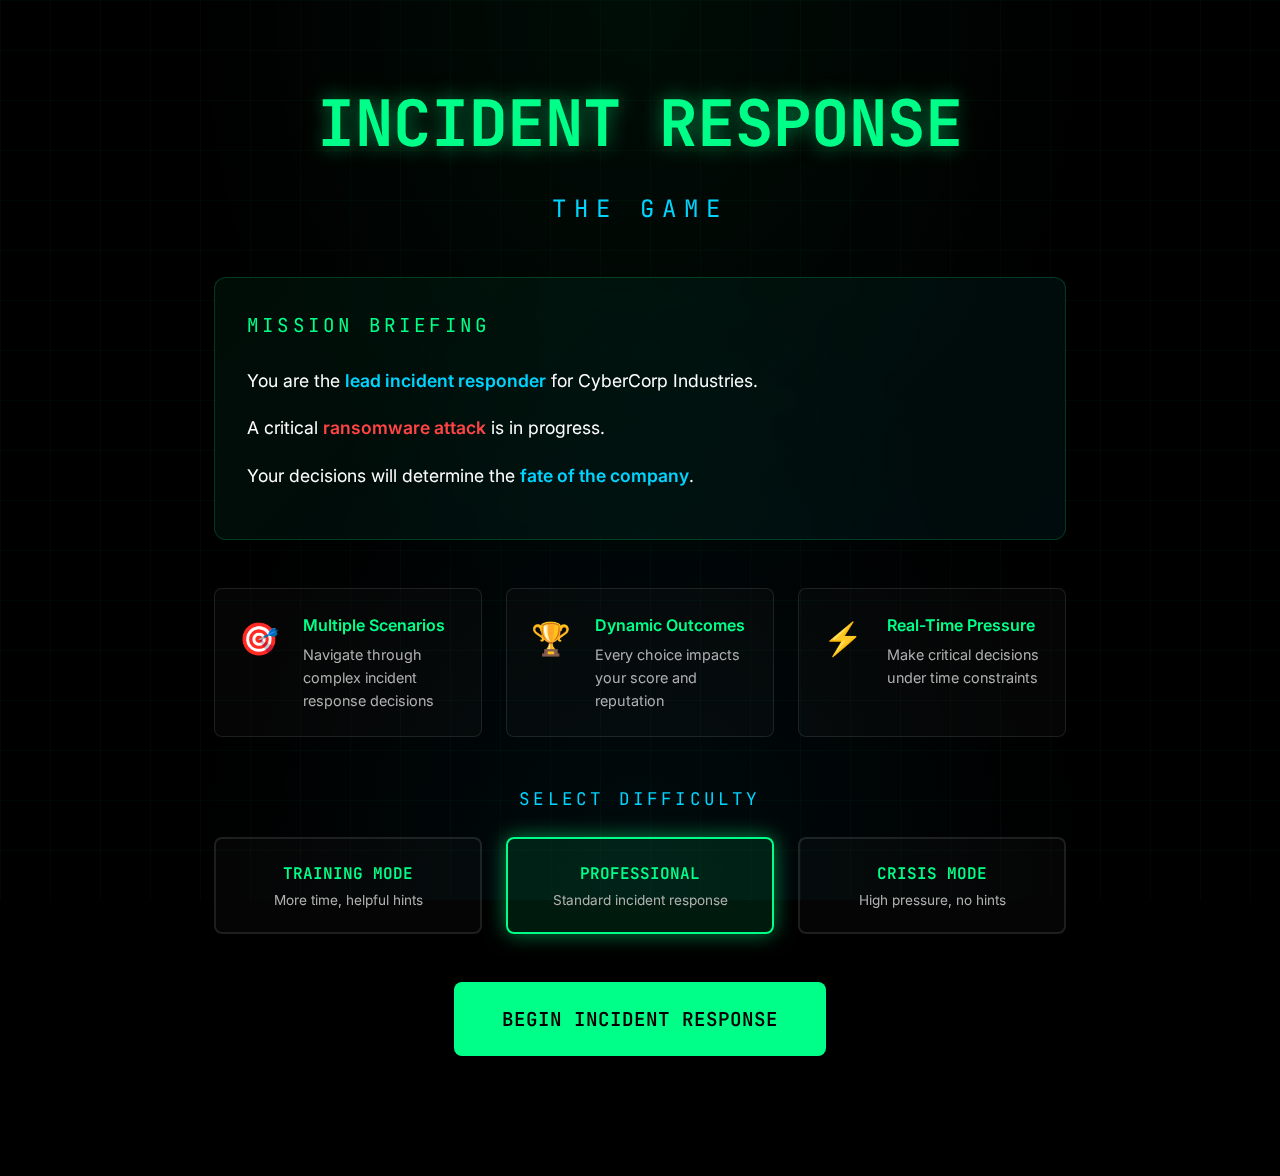
<file: game.html>
<!DOCTYPE html>
<html lang="en">
<head>
    <meta charset="UTF-8">
    <meta name="viewport" content="width=device-width, initial-scale=1.0">
    <title>Incident Response: The Game</title>
    <link rel="preconnect" href="https://fonts.googleapis.com">
    <link rel="preconnect" href="https://fonts.gstatic.com" crossorigin>
    <link href="https://fonts.googleapis.com/css2?family=JetBrains+Mono:wght@300;400;500;600;700&family=Inter:wght@400;500;600;700&display=swap" rel="stylesheet">
    <link rel="stylesheet" href="game-styles.css">
</head>
<body>
    <!-- Background Effects -->
    <div class="bg-grid"></div>
    <div class="bg-gradient"></div>

    <!-- Main Container -->
    <div id="app" class="app-container">

        <!-- Welcome Screen -->
        <div id="welcome-screen" class="screen active">
            <div class="welcome-content">
                <div class="glitch-wrapper">
                    <h1 class="game-title" data-text="INCIDENT RESPONSE">INCIDENT RESPONSE</h1>
                    <div class="subtitle">THE GAME</div>
                </div>

                <div class="mission-briefing">
                    <div class="briefing-header">MISSION BRIEFING</div>
                    <div class="briefing-content">
                        <p>You are the <span class="highlight">lead incident responder</span> for CyberCorp Industries.</p>
                        <p>A critical <span class="danger">ransomware attack</span> is in progress.</p>
                        <p>Your decisions will determine the <span class="highlight">fate of the company</span>.</p>
                    </div>
                </div>

                <div class="game-features">
                    <div class="feature">
                        <div class="feature-icon">🎯</div>
                        <div class="feature-text">
                            <div class="feature-title">Multiple Scenarios</div>
                            <div class="feature-desc">Navigate through complex incident response decisions</div>
                        </div>
                    </div>
                    <div class="feature">
                        <div class="feature-icon">🏆</div>
                        <div class="feature-text">
                            <div class="feature-title">Dynamic Outcomes</div>
                            <div class="feature-desc">Every choice impacts your score and reputation</div>
                        </div>
                    </div>
                    <div class="feature">
                        <div class="feature-icon">⚡</div>
                        <div class="feature-text">
                            <div class="feature-title">Real-Time Pressure</div>
                            <div class="feature-desc">Make critical decisions under time constraints</div>
                        </div>
                    </div>
                </div>

                <div class="difficulty-selector">
                    <div class="difficulty-header">SELECT DIFFICULTY</div>
                    <div class="difficulty-options">
                        <button class="difficulty-btn" data-difficulty="easy">
                            <div class="diff-name">TRAINING MODE</div>
                            <div class="diff-desc">More time, helpful hints</div>
                        </button>
                        <button class="difficulty-btn active" data-difficulty="normal">
                            <div class="diff-name">PROFESSIONAL</div>
                            <div class="diff-desc">Standard incident response</div>
                        </button>
                        <button class="difficulty-btn" data-difficulty="hard">
                            <div class="diff-name">CRISIS MODE</div>
                            <div class="diff-desc">High pressure, no hints</div>
                        </button>
                    </div>
                </div>

                <button class="start-btn" id="start-game-btn">
                    <span class="btn-text">BEGIN INCIDENT RESPONSE</span>
                    <span class="btn-glow"></span>
                </button>

                <div class="saved-games" id="saved-games-section" style="display: none;">
                    <div class="saved-header">CONTINUE PREVIOUS SESSION</div>
                    <div id="saved-games-list"></div>
                </div>
            </div>
        </div>

        <!-- Game Screen -->
        <div id="game-screen" class="screen">
            <!-- HUD -->
            <div class="hud">
                <div class="hud-left">
                    <div class="hud-item">
                        <div class="hud-label">SCORE</div>
                        <div class="hud-value" id="score-display">0</div>
                    </div>
                    <div class="hud-item">
                        <div class="hud-label">REPUTATION</div>
                        <div class="hud-value reputation" id="reputation-display">100%</div>
                    </div>
                    <div class="hud-item">
                        <div class="hud-label">TIME ELAPSED</div>
                        <div class="hud-value" id="time-display">0m</div>
                    </div>
                </div>
                <div class="hud-right">
                    <div class="hud-item">
                        <div class="hud-label">CONTAINMENT</div>
                        <div class="containment-bar">
                            <div class="containment-fill" id="containment-fill" style="width: 0%"></div>
                            <div class="containment-text" id="containment-text">0%</div>
                        </div>
                    </div>
                </div>
            </div>

            <!-- Scenario Container -->
            <div class="scenario-container">
                <div class="scenario-header">
                    <div class="scenario-number" id="scenario-number">SCENARIO 1</div>
                    <div class="scenario-title" id="scenario-title">INITIAL DETECTION</div>
                </div>

                <div class="scenario-content">
                    <div class="scenario-text" id="scenario-text"></div>

                    <div class="alert-box" id="alert-box" style="display: none;">
                        <div class="alert-icon">⚠️</div>
                        <div class="alert-text" id="alert-text"></div>
                    </div>
                </div>

                <div class="choices-container" id="choices-container">
                    <!-- Choices will be dynamically inserted -->
                </div>

                <div class="feedback-container" id="feedback-container" style="display: none;">
                    <div class="feedback-content" id="feedback-content"></div>
                    <button class="continue-btn" id="continue-btn">
                        <span>CONTINUE →</span>
                    </button>
                </div>
            </div>

            <!-- Decision Timeline -->
            <div class="timeline" id="timeline">
                <div class="timeline-header">DECISION TIMELINE</div>
                <div class="timeline-items" id="timeline-items"></div>
            </div>
        </div>

        <!-- Results Screen -->
        <div id="results-screen" class="screen">
            <div class="results-content">
                <div class="ending-badge" id="ending-badge">
                    <div class="ending-rank" id="ending-rank">EXEMPLARY</div>
                    <div class="ending-title" id="ending-title">SECURITY HERO</div>
                </div>

                <div class="results-stats">
                    <div class="stat-item">
                        <div class="stat-label">FINAL SCORE</div>
                        <div class="stat-value large" id="final-score">0</div>
                    </div>
                    <div class="stat-item">
                        <div class="stat-label">REPUTATION</div>
                        <div class="stat-value" id="final-reputation">100%</div>
                    </div>
                    <div class="stat-item">
                        <div class="stat-label">TIME TO RESOLUTION</div>
                        <div class="stat-value" id="final-time">0h</div>
                    </div>
                    <div class="stat-item">
                        <div class="stat-label">CONTAINMENT</div>
                        <div class="stat-value" id="final-containment">0%</div>
                    </div>
                </div>

                <div class="outcome-description" id="outcome-description"></div>

                <div class="achievements" id="achievements-section" style="display: none;">
                    <div class="achievements-header">ACHIEVEMENTS UNLOCKED</div>
                    <div class="achievements-list" id="achievements-list"></div>
                </div>

                <div class="decision-summary">
                    <div class="summary-header">YOUR DECISION PATH</div>
                    <div class="summary-items" id="summary-items"></div>
                </div>

                <div class="results-actions">
                    <button class="action-btn primary" id="play-again-btn">
                        <span>PLAY AGAIN</span>
                    </button>
                    <button class="action-btn secondary" id="share-btn">
                        <span>SHARE RESULTS</span>
                    </button>
                </div>
            </div>
        </div>

    </div>

    <script src="game-engine.js"></script>
</body>
</html>
</file>
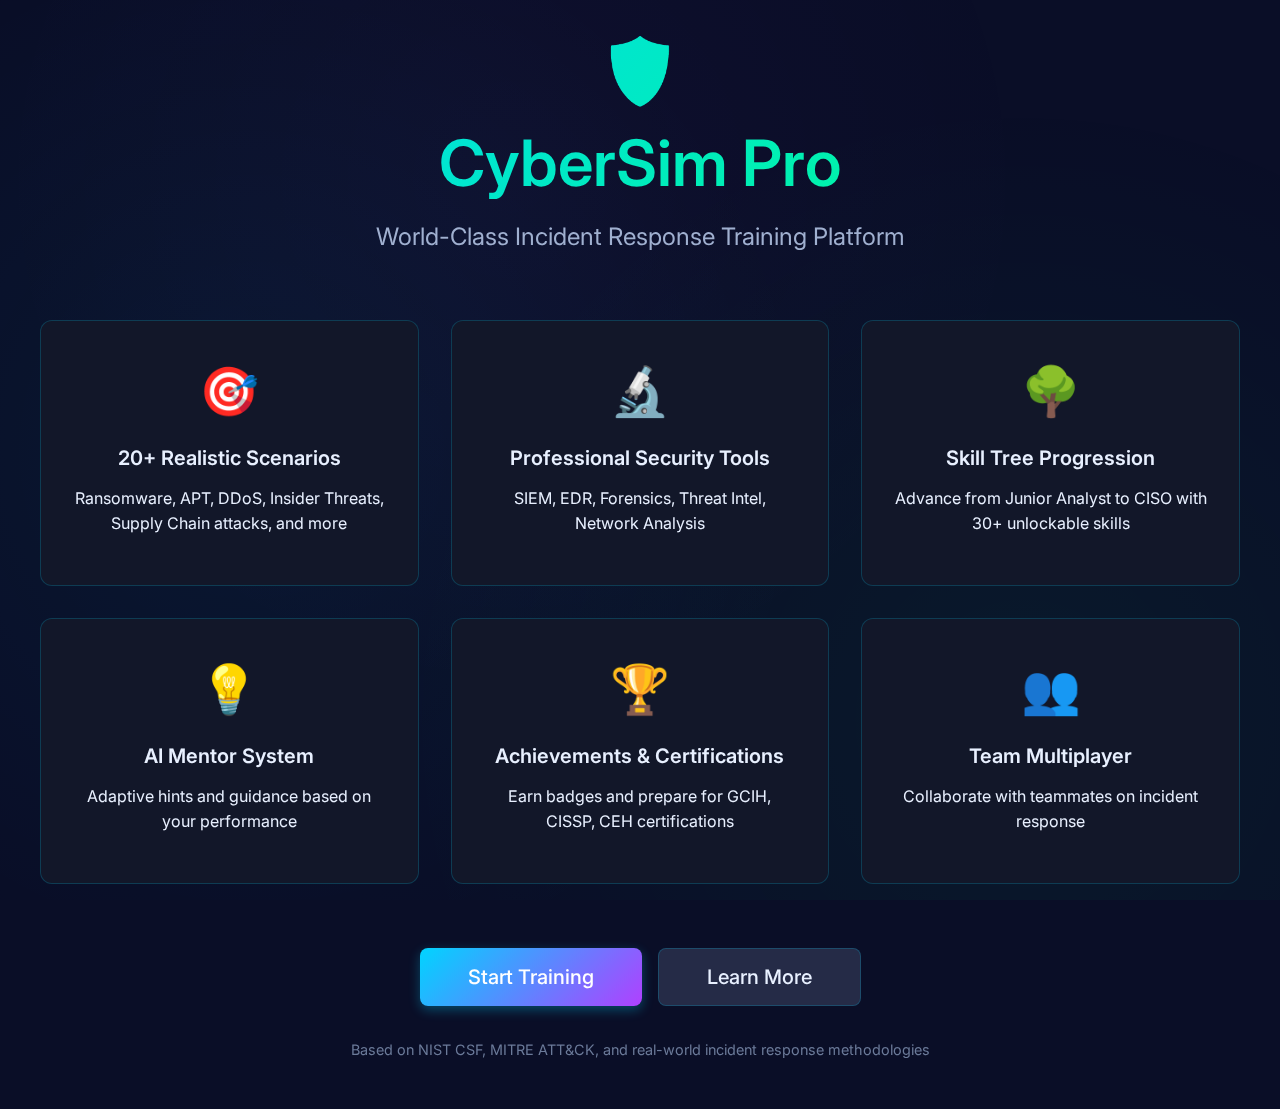
<file: index-v2.html>
<!DOCTYPE html>
<html lang="en">
<head>
  <meta charset="UTF-8">
  <meta name="viewport" content="width=device-width, initial-scale=1.0">
  <meta name="description" content="CyberSim Pro - World-Class Incident Response Training Platform">
  <title>CyberSim Pro - Incident Response Training</title>

  <!-- Fonts -->
  <link rel="preconnect" href="https://fonts.googleapis.com">
  <link rel="preconnect" href="https://fonts.gstatic.com" crossorigin>
  <link href="https://fonts.googleapis.com/css2?family=Inter:wght@400;500;600;700&family=JetBrains+Mono:wght@400;500;600&display=swap" rel="stylesheet">

  <!-- Styles -->
  <link rel="stylesheet" href="game-styles-v2.css">

  <!-- Favicon -->
  <link rel="icon" href="data:image/svg+xml,<svg xmlns=%22http://www.w3.org/2000/svg%22 viewBox=%220 0 100 100%22><text y=%22.9em%22 font-size=%2290%22>🛡️</text></svg>">
</head>
<body>
  <!-- Main Container -->
  <div id="root">
    <!-- Landing Page -->
    <div id="landing-page" class="landing-page">
      <div class="landing-content">
        <header class="landing-header">
          <h1 class="landing-title">
            <span class="title-icon">🛡️</span>
            CyberSim Pro
          </h1>
          <p class="landing-subtitle">World-Class Incident Response Training Platform</p>
        </header>

        <div class="feature-grid">
          <div class="feature-card">
            <div class="feature-icon">🎯</div>
            <h3>20+ Realistic Scenarios</h3>
            <p>Ransomware, APT, DDoS, Insider Threats, Supply Chain attacks, and more</p>
          </div>

          <div class="feature-card">
            <div class="feature-icon">🔬</div>
            <h3>Professional Security Tools</h3>
            <p>SIEM, EDR, Forensics, Threat Intel, Network Analysis</p>
          </div>

          <div class="feature-card">
            <div class="feature-icon">🌳</div>
            <h3>Skill Tree Progression</h3>
            <p>Advance from Junior Analyst to CISO with 30+ unlockable skills</p>
          </div>

          <div class="feature-card">
            <div class="feature-icon">💡</div>
            <h3>AI Mentor System</h3>
            <p>Adaptive hints and guidance based on your performance</p>
          </div>

          <div class="feature-card">
            <div class="feature-icon">🏆</div>
            <h3>Achievements & Certifications</h3>
            <p>Earn badges and prepare for GCIH, CISSP, CEH certifications</p>
          </div>

          <div class="feature-card">
            <div class="feature-icon">👥</div>
            <h3>Team Multiplayer</h3>
            <p>Collaborate with teammates on incident response</p>
          </div>
        </div>

        <div class="cta-section">
          <button class="btn-primary btn-large" onclick="showMainMenu()">
            Start Training
          </button>
          <button class="btn-secondary btn-large" onclick="showAbout()">
            Learn More
          </button>
        </div>

        <div class="landing-footer">
          <p>Based on NIST CSF, MITRE ATT&CK, and real-world incident response methodologies</p>
        </div>
      </div>
    </div>

    <!-- Main Menu -->
    <div id="main-menu" class="main-menu" style="display: none;">
      <div class="menu-content">
        <h1 class="menu-title">CyberSim Pro</h1>

        <div class="menu-options">
          <button class="menu-btn" onclick="showScenarioSelect()">
            <span class="menu-icon">🎯</span>
            <div class="menu-btn-content">
              <h3>Campaign Mode</h3>
              <p>Progress through scenarios and build your skills</p>
            </div>
          </button>

          <button class="menu-btn" onclick="showQuickPlay()">
            <span class="menu-icon">⚡</span>
            <div class="menu-btn-content">
              <h3>Quick Play</h3>
              <p>Jump into any unlocked scenario</p>
            </div>
          </button>

          <button class="menu-btn" onclick="showMultiplayer()">
            <span class="menu-icon">👥</span>
            <div class="menu-btn-content">
              <h3>Multiplayer</h3>
              <p>Team up for collaborative incident response</p>
            </div>
          </button>

          <button class="menu-btn" onclick="showTraining()">
            <span class="menu-icon">📚</span>
            <div class="menu-btn-content">
              <h3>Training Modules</h3>
              <p>Learn incident response fundamentals</p>
            </div>
          </button>

          <button class="menu-btn" onclick="showProfile()">
            <span class="menu-icon">👤</span>
            <div class="menu-btn-content">
              <h3>Profile & Progress</h3>
              <p>View stats, achievements, and skill tree</p>
            </div>
          </button>

          <button class="menu-btn" onclick="showSettings()">
            <span class="menu-icon">⚙️</span>
            <div class="menu-btn-content">
              <h3>Settings</h3>
              <p>Configure game preferences</p>
            </div>
          </button>
        </div>
      </div>
    </div>

    <!-- Game Container (populated dynamically) -->
    <div id="game-container"></div>
  </div>

  <!-- Scripts -->
  <script src="game-engine-v2.js"></script>
  <script src="systems/tool-simulator.js"></script>
  <script src="systems/scenario-library.js"></script>
  <script src="systems/progression-system.js"></script>
  <script src="systems/support-systems.js"></script>

  <!-- Navigation Scripts -->
  <script>
    function showMainMenu() {
      document.getElementById('landing-page').style.display = 'none';
      document.getElementById('main-menu').style.display = 'flex';
    }

    function showScenarioSelect() {
      // Hide menu and show scenario selection
      document.getElementById('main-menu').style.display = 'none';
      renderScenarioSelection();
    }

    function renderScenarioSelection() {
      const container = document.getElementById('game-container');
      const scenarios = game.scenarios.getAllScenarios();

      const html = `
        <div class="scenario-selection">
          <div class="selection-header">
            <h1>Select Scenario</h1>
            <button class="btn-secondary" onclick="showMainMenu()">Back to Menu</button>
          </div>

          <div class="scenario-grid">
            ${scenarios.map(scenario => `
              <div class="scenario-card ${game.progression.meetsRequirements(scenario.requirements) ? '' : 'locked'}">
                <div class="scenario-header">
                  <h3>${scenario.title}</h3>
                  <span class="difficulty-badge ${scenario.difficulty}">${scenario.difficulty}</span>
                </div>
                <div class="scenario-meta">
                  <span>⏱️ ${scenario.estimatedTime || '45'} min</span>
                  <span>🏢 ${scenario.industry}</span>
                  <span>⚠️ ${scenario.severity}</span>
                </div>
                <p class="scenario-description">${scenario.description}</p>
                ${game.progression.meetsRequirements(scenario.requirements) ? `
                  <button class="btn-primary" onclick="game.startScenario('${scenario.id}')">
                    Start Scenario
                  </button>
                ` : `
                  <div class="locked-message">
                    🔒 Requires Level ${scenario.requirements.level}
                  </div>
                `}
              </div>
            `).join('')}
          </div>
        </div>
      `;

      container.innerHTML = html;
    }

    function showQuickPlay() {
      showScenarioSelect();
    }

    function showMultiplayer() {
      game.showNotification('Multiplayer features coming soon!', 'info');
    }

    function showTraining() {
      game.showNotification('Training modules coming soon!', 'info');
    }

    function showProfile() {
      const container = document.getElementById('game-container');
      document.getElementById('main-menu').style.display = 'none';

      const player = game.state.player;

      container.innerHTML = `
        <div class="profile-page">
          <div class="profile-header">
            <h1>Player Profile</h1>
            <button class="btn-secondary" onclick="showMainMenu()">Back to Menu</button>
          </div>

          <div class="profile-content">
            <div class="profile-card">
              <h2>${player.rank}</h2>
              <div class="level-display">
                <span class="level-number">Level ${player.level}</span>
                <div class="xp-bar">
                  <div class="xp-fill" style="width: 60%"></div>
                </div>
                <span class="xp-text">${player.xp} XP</span>
              </div>
            </div>

            <div class="stats-grid">
              <div class="stat-card">
                <div class="stat-value">${player.statistics.scenariosCompleted}</div>
                <div class="stat-label">Scenarios Completed</div>
              </div>
              <div class="stat-card">
                <div class="stat-value">${player.achievements.length}</div>
                <div class="stat-label">Achievements</div>
              </div>
              <div class="stat-card">
                <div class="stat-value">${player.skillPoints}</div>
                <div class="stat-label">Skill Points</div>
              </div>
            </div>

            <button class="btn-primary" onclick="game.progression.showSkillTree()">
              View Skill Tree
            </button>
          </div>
        </div>
      `;
    }

    function showSettings() {
      game.showSettings();
    }

    function showAbout() {
      const aboutHTML = `
        <div class="about-modal">
          <h1>About CyberSim Pro</h1>
          <p>CyberSim Pro is a world-class incident response training platform that simulates realistic cybersecurity incidents.</p>

          <h2>Features</h2>
          <ul>
            <li>20+ diverse scenarios covering all major attack types</li>
            <li>Professional security tool simulations (SIEM, EDR, Forensics)</li>
            <li>RPG-style progression with skill trees</li>
            <li>AI mentor providing adaptive guidance</li>
            <li>Achievements and certification preparation</li>
            <li>Team multiplayer capabilities</li>
          </ul>

          <h2>Learning Objectives</h2>
          <p>Based on industry frameworks including NIST CSF, MITRE ATT&CK, SANS Incident Response methodology, and compliance requirements (GDPR, HIPAA, PCI-DSS).</p>

          <button class="btn-primary" onclick="game.closeModal()">Close</button>
        </div>
      `;

      game.showModal(aboutHTML);
    }
  </script>

  <style>
    /* Landing Page Styles */
    .landing-page {
      min-height: 100vh;
      display: flex;
      align-items: center;
      justify-content: center;
      padding: 2rem;
    }

    .landing-content {
      max-width: 1200px;
      width: 100%;
    }

    .landing-header {
      text-align: center;
      margin-bottom: 4rem;
    }

    .landing-title {
      font-size: 4rem;
      margin-bottom: 1rem;
      background: linear-gradient(135deg, var(--neon-blue), var(--neon-green));
      -webkit-background-clip: text;
      -webkit-text-fill-color: transparent;
    }

    .title-icon {
      font-size: 4rem;
      display: block;
      margin-bottom: 1rem;
      animation: pulse 2s ease-in-out infinite;
    }

    .landing-subtitle {
      font-size: 1.5rem;
      color: var(--text-secondary);
    }

    .feature-grid {
      display: grid;
      grid-template-columns: repeat(auto-fit, minmax(300px, 1fr));
      gap: 2rem;
      margin-bottom: 4rem;
    }

    .feature-card {
      background: var(--bg-secondary);
      border: 1px solid var(--border-color);
      border-radius: var(--border-radius-lg);
      padding: 2rem;
      text-align: center;
      transition: all var(--transition-base);
    }

    .feature-card:hover {
      transform: translateY(-4px);
      border-color: var(--neon-blue);
      box-shadow: var(--shadow-glow);
    }

    .feature-icon {
      font-size: 3rem;
      margin-bottom: 1rem;
    }

    .cta-section {
      display: flex;
      gap: 1rem;
      justify-content: center;
      margin-bottom: 2rem;
    }

    .btn-large {
      padding: 1rem 3rem;
      font-size: 1.25rem;
    }

    .landing-footer {
      text-align: center;
      color: var(--text-muted);
      font-size: 0.9rem;
    }

    /* Main Menu Styles */
    .main-menu {
      min-height: 100vh;
      display: flex;
      align-items: center;
      justify-content: center;
      padding: 2rem;
    }

    .menu-content {
      max-width: 800px;
      width: 100%;
    }

    .menu-title {
      text-align: center;
      font-size: 3rem;
      margin-bottom: 3rem;
      background: linear-gradient(135deg, var(--neon-blue), var(--neon-green));
      -webkit-background-clip: text;
      -webkit-text-fill-color: transparent;
    }

    .menu-options {
      display: flex;
      flex-direction: column;
      gap: 1rem;
    }

    .menu-btn {
      display: flex;
      align-items: center;
      gap: 1.5rem;
      padding: 1.5rem;
      background: var(--bg-secondary);
      border: 2px solid var(--border-color);
      border-radius: var(--border-radius-lg);
      text-align: left;
      transition: all var(--transition-base);
      width: 100%;
    }

    .menu-btn:hover {
      border-color: var(--neon-blue);
      transform: translateX(8px);
      box-shadow: var(--shadow-glow);
    }

    .menu-icon {
      font-size: 3rem;
    }

    .menu-btn-content h3 {
      margin: 0 0 0.5rem 0;
      color: var(--text-primary);
    }

    .menu-btn-content p {
      margin: 0;
      color: var(--text-secondary);
      font-size: 0.9rem;
    }

    /* Scenario Selection */
    .scenario-selection {
      padding: 2rem;
      min-height: 100vh;
    }

    .selection-header {
      display: flex;
      justify-content: space-between;
      align-items: center;
      margin-bottom: 2rem;
    }

    .scenario-grid {
      display: grid;
      grid-template-columns: repeat(auto-fill, minmax(350px, 1fr));
      gap: 1.5rem;
    }

    .scenario-card {
      background: var(--bg-secondary);
      border: 2px solid var(--border-color);
      border-radius: var(--border-radius-lg);
      padding: 1.5rem;
      transition: all var(--transition-base);
    }

    .scenario-card:not(.locked):hover {
      border-color: var(--neon-blue);
      transform: translateY(-4px);
      box-shadow: var(--shadow-glow);
    }

    .scenario-card.locked {
      opacity: 0.5;
    }

    .scenario-header {
      display: flex;
      justify-content: space-between;
      align-items: start;
      margin-bottom: 1rem;
    }

    .difficulty-badge {
      padding: 4px 12px;
      border-radius: 4px;
      font-size: 0.75rem;
      font-weight: 600;
      text-transform: uppercase;
    }

    .difficulty-badge.normal {
      background: rgba(0, 212, 255, 0.2);
      color: var(--neon-blue);
    }

    .difficulty-badge.hard {
      background: rgba(255, 221, 0, 0.2);
      color: var(--warning);
    }

    .difficulty-badge.expert {
      background: rgba(255, 51, 102, 0.2);
      color: var(--error);
    }

    .scenario-meta {
      display: flex;
      gap: 1rem;
      margin-bottom: 1rem;
      font-size: 0.85rem;
      color: var(--text-secondary);
    }

    .scenario-description {
      color: var(--text-secondary);
      margin-bottom: 1rem;
      line-height: 1.6;
    }

    .locked-message {
      text-align: center;
      padding: 1rem;
      background: var(--bg-tertiary);
      border-radius: var(--border-radius);
      color: var(--text-muted);
    }
  </style>
</body>
</html>
</file>
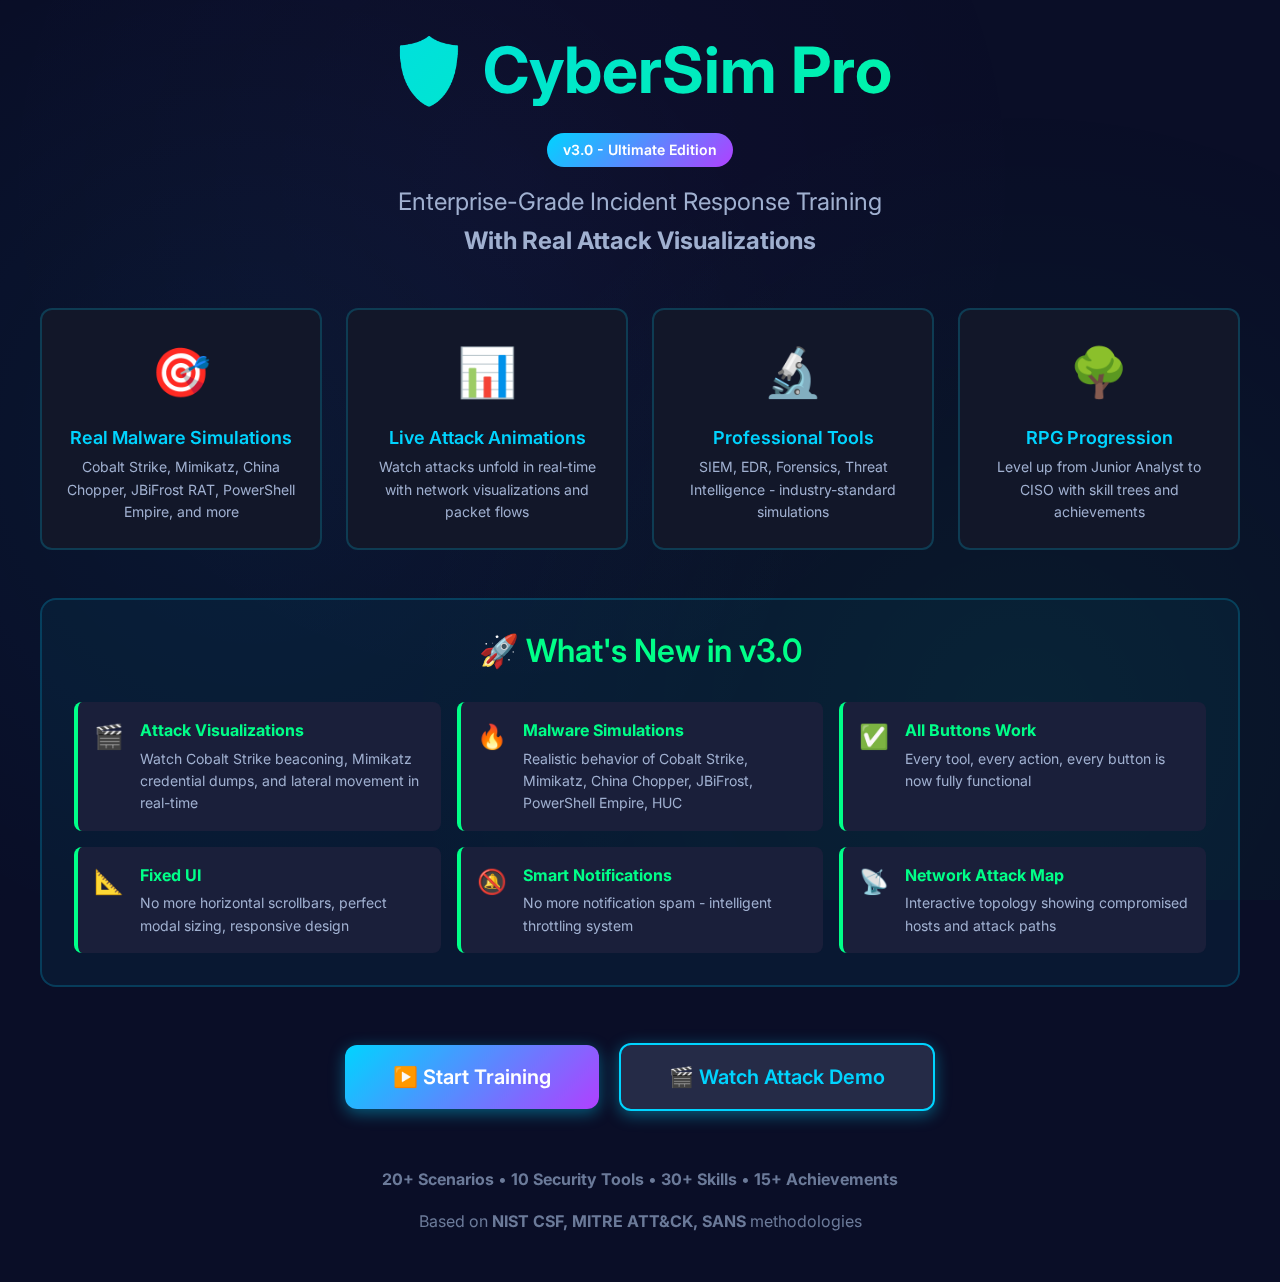
<file: index-v3.html>
<!DOCTYPE html>
<html lang="en">
<head>
  <meta charset="UTF-8">
  <meta name="viewport" content="width=device-width, initial-scale=1.0">
  <meta name="description" content="CyberSim Pro v3.0 - Ultimate Incident Response Training with Real Attack Visualizations">
  <title>CyberSim Pro v3.0 - Professional IR Training</title>

  <!-- Fonts -->
  <link rel="preconnect" href="https://fonts.googleapis.com">
  <link rel="preconnect" href="https://fonts.gstatic.com" crossorigin>
  <link href="https://fonts.googleapis.com/css2?family=Inter:wght@400;500;600;700&family=JetBrains+Mono:wght@400;500;600&display=swap" rel="stylesheet">

  <!-- Styles -->
  <link rel="stylesheet" href="game-styles-v3.css">

  <!-- Favicon -->
  <link rel="icon" href="data:image/svg+xml,<svg xmlns=%22http://www.w3.org/2000/svg%22 viewBox=%220 0 100 100%22><text y=%22.9em%22 font-size=%2290%22>🛡️</text></svg>">

  <style>
    /* Additional inline styles for landing page */
    body {
      margin: 0;
      padding: 0;
      overflow-x: hidden;
    }

    .landing-page {
      min-height: 100vh;
      display: flex;
      align-items: center;
      justify-content: center;
      padding: 2rem;
    }

    .landing-content {
      max-width: 1200px;
      width: 100%;
      animation: fadeIn 1s ease;
    }

    .landing-header {
      text-align: center;
      margin-bottom: 3rem;
    }

    .landing-title {
      font-size: clamp(2.5rem, 6vw, 4rem);
      margin-bottom: 1rem;
      background: linear-gradient(135deg, #00d4ff, #00ff88);
      -webkit-background-clip: text;
      -webkit-text-fill-color: transparent;
      font-weight: 700;
    }

    .version-badge {
      display: inline-block;
      padding: 6px 16px;
      background: linear-gradient(135deg, #00d4ff, #b040ff);
      border-radius: 20px;
      font-size: 0.875rem;
      font-weight: 600;
      color: white;
      margin-top: 0.5rem;
    }

    .landing-subtitle {
      font-size: clamp(1.125rem, 3vw, 1.5rem);
      color: #a0b0d0;
      margin-top: 1rem;
    }

    .feature-highlights {
      display: grid;
      grid-template-columns: repeat(auto-fit, minmax(250px, 1fr));
      gap: 1.5rem;
      margin: 3rem 0;
    }

    .highlight-card {
      background: #121729;
      border: 2px solid rgba(0, 212, 255, 0.2);
      border-radius: 12px;
      padding: 1.5rem;
      text-align: center;
      transition: all 0.3s ease;
    }

    .highlight-card:hover {
      transform: translateY(-4px);
      border-color: #00d4ff;
      box-shadow: 0 8px 32px rgba(0, 212, 255, 0.3);
    }

    .highlight-icon {
      font-size: 3rem;
      margin-bottom: 1rem;
      animation: pulse 3s ease-in-out infinite;
    }

    .highlight-card h3 {
      color: #00d4ff;
      margin-bottom: 0.5rem;
      font-size: 1.125rem;
    }

    .highlight-card p {
      color: #a0b0d0;
      font-size: 0.875rem;
      line-height: 1.6;
      margin: 0;
    }

    .cta-section {
      text-align: center;
      margin: 3rem 0;
    }

    .btn-hero {
      padding: 1.25rem 3rem;
      font-size: 1.25rem;
      font-weight: 600;
      background: linear-gradient(135deg, #00d4ff, #b040ff);
      color: white;
      border: none;
      border-radius: 12px;
      cursor: pointer;
      transition: all 0.3s ease;
      box-shadow: 0 4px 16px rgba(0, 212, 255, 0.4);
      margin: 0.5rem;
    }

    .btn-hero:hover {
      transform: translateY(-4px);
      box-shadow: 0 8px 32px rgba(0, 212, 255, 0.6);
    }

    .btn-secondary-hero {
      background: #252b47;
      border: 2px solid #00d4ff;
      color: #00d4ff;
    }

    .features-new {
      background: rgba(0, 212, 255, 0.05);
      border: 2px solid rgba(0, 212, 255, 0.2);
      border-radius: 16px;
      padding: 2rem;
      margin: 3rem 0;
    }

    .features-new h2 {
      color: #00ff88;
      text-align: center;
      margin-bottom: 2rem;
      font-size: 2rem;
    }

    .new-feature-list {
      display: grid;
      grid-template-columns: repeat(auto-fit, minmax(300px, 1fr));
      gap: 1rem;
    }

    .new-feature-item {
      background: #1a1f3a;
      padding: 1rem;
      border-radius: 8px;
      border-left: 4px solid #00ff88;
      display: flex;
      align-items: start;
      gap: 1rem;
    }

    .new-feature-item span:first-child {
      font-size: 1.5rem;
    }

    .new-feature-text {
      flex: 1;
    }

    .new-feature-text strong {
      color: #00ff88;
      display: block;
      margin-bottom: 0.25rem;
    }

    .new-feature-text p {
      color: #a0b0d0;
      font-size: 0.875rem;
      margin: 0;
    }

    @keyframes pulse {
      0%, 100% { transform: scale(1); }
      50% { transform: scale(1.05); }
    }

    @keyframes fadeIn {
      from { opacity: 0; transform: translateY(20px); }
      to { opacity: 1; transform: translateY(0); }
    }
  </style>
</head>
<body>
  <div id="root">
    <!-- Landing Page -->
    <div id="landing-page" class="landing-page">
      <div class="landing-content">
        <header class="landing-header">
          <h1 class="landing-title">
            🛡️ CyberSim Pro
          </h1>
          <div class="version-badge">v3.0 - Ultimate Edition</div>
          <p class="landing-subtitle">
            Enterprise-Grade Incident Response Training<br>
            <strong>With Real Attack Visualizations</strong>
          </p>
        </header>

        <!-- Feature Highlights -->
        <div class="feature-highlights">
          <div class="highlight-card">
            <div class="highlight-icon">🎯</div>
            <h3>Real Malware Simulations</h3>
            <p>Cobalt Strike, Mimikatz, China Chopper, JBiFrost RAT, PowerShell Empire, and more</p>
          </div>

          <div class="highlight-card">
            <div class="highlight-icon">📊</div>
            <h3>Live Attack Animations</h3>
            <p>Watch attacks unfold in real-time with network visualizations and packet flows</p>
          </div>

          <div class="highlight-card">
            <div class="highlight-icon">🔬</div>
            <h3>Professional Tools</h3>
            <p>SIEM, EDR, Forensics, Threat Intelligence - industry-standard simulations</p>
          </div>

          <div class="highlight-card">
            <div class="highlight-icon">🌳</div>
            <h3>RPG Progression</h3>
            <p>Level up from Junior Analyst to CISO with skill trees and achievements</p>
          </div>
        </div>

        <!-- What's New in v3.0 -->
        <div class="features-new">
          <h2>🚀 What's New in v3.0</h2>
          <div class="new-feature-list">
            <div class="new-feature-item">
              <span>🎬</span>
              <div class="new-feature-text">
                <strong>Attack Visualizations</strong>
                <p>Watch Cobalt Strike beaconing, Mimikatz credential dumps, and lateral movement in real-time</p>
              </div>
            </div>

            <div class="new-feature-item">
              <span>🔥</span>
              <div class="new-feature-text">
                <strong>Malware Simulations</strong>
                <p>Realistic behavior of Cobalt Strike, Mimikatz, China Chopper, JBiFrost, PowerShell Empire, HUC</p>
              </div>
            </div>

            <div class="new-feature-item">
              <span>✅</span>
              <div class="new-feature-text">
                <strong>All Buttons Work</strong>
                <p>Every tool, every action, every button is now fully functional</p>
              </div>
            </div>

            <div class="new-feature-item">
              <span>📐</span>
              <div class="new-feature-text">
                <strong>Fixed UI</strong>
                <p>No more horizontal scrollbars, perfect modal sizing, responsive design</p>
              </div>
            </div>

            <div class="new-feature-item">
              <span>🔕</span>
              <div class="new-feature-text">
                <strong>Smart Notifications</strong>
                <p>No more notification spam - intelligent throttling system</p>
              </div>
            </div>

            <div class="new-feature-item">
              <span>📡</span>
              <div class="new-feature-text">
                <strong>Network Attack Map</strong>
                <p>Interactive topology showing compromised hosts and attack paths</p>
              </div>
            </div>
          </div>
        </div>

        <!-- CTA Buttons -->
        <div class="cta-section">
          <button class="btn-hero" onclick="startGame()">
            ▶️ Start Training
          </button>
          <button class="btn-hero btn-secondary-hero" onclick="showDemo()">
            🎬 Watch Attack Demo
          </button>
        </div>

        <!-- Stats -->
        <div style="text-align: center; color: #6b7a99; margin-top: 3rem;">
          <p>
            <strong>20+ Scenarios</strong> • <strong>10 Security Tools</strong> • <strong>30+ Skills</strong>
            • <strong>15+ Achievements</strong>
          </p>
          <p style="margin-top: 1rem;">
            Based on <strong>NIST CSF, MITRE ATT&CK, SANS</strong> methodologies
          </p>
        </div>
      </div>
    </div>

    <!-- Game Container (populated dynamically) -->
    <div id="game-container" style="display: none;"></div>
  </div>

  <!-- Load all JavaScript files -->
  <script src="systems/scenario-library.js"></script>
  <script src="systems/progression-system.js"></script>
  <script src="systems/support-systems.js"></script>
  <script src="systems/tool-simulator.js"></script>
  <script src="systems/attack-visualizer.js"></script>
  <script src="game-engine-v3.js"></script>

  <!-- Navigation Scripts -->
  <script>
    function startGame() {
      document.getElementById('landing-page').style.display = 'none';
      document.getElementById('game-container').style.display = 'block';

      // Show scenario selection
      if (game && game.scenarios) {
        showScenarioSelection();
      } else {
        // Wait for game to initialize
        setTimeout(startGame, 500);
      }
    }

    function showDemo() {
      document.getElementById('landing-page').style.display = 'none';
      document.getElementById('game-container').style.display = 'block';

      // Wait for game to be ready
      setTimeout(() => {
        if (game && game.attackVisualizer) {
          // Show attack visualization demo
          const container = document.getElementById('game-container');
          container.innerHTML = `
            <div style="padding: 2rem;">
              <div style="text-align: right; margin-bottom: 1rem;">
                <button class="btn-secondary" onclick="backToLanding()">← Back to Home</button>
              </div>
            </div>
          `;

          // Add attack viz container
          const vizDiv = document.getElementById('game-container');
          vizDiv.innerHTML += '<div id="bottom-content" class="bottom-content" style="min-height: 80vh;"><div class="attack-viz-container" id="attack-viz"></div></div>';

          game.attackVisualizer.renderAttackVisualization();
          game.showNotification('Click any attack button to see realistic malware simulations!', 'info', true);
        } else {
          setTimeout(showDemo, 500);
        }
      }, 100);
    }

    function backToLanding() {
      document.getElementById('landing-page').style.display = 'flex';
      document.getElementById('game-container').style.display = 'none';
      document.getElementById('game-container').innerHTML = '';
    }

    function showScenarioSelection() {
      const container = document.getElementById('game-container');
      const scenarios = game.scenarios.getAllScenarios();

      const html = `
        <div class="scenario-selection" style="padding: 2rem; min-height: 100vh;">
          <div class="selection-header">
            <h1>Select Your Mission</h1>
            <button class="btn-secondary" onclick="backToLanding()">← Back to Home</button>
          </div>

          <div class="scenario-grid">
            ${scenarios.slice(0, 6).map(scenario => `
              <div class="scenario-card ${game.progression.meetsRequirements(scenario.requirements) ? '' : 'locked'}">
                <div class="scenario-header">
                  <h3>${scenario.title}</h3>
                  <span class="difficulty-badge ${scenario.difficulty}">${scenario.difficulty}</span>
                </div>
                <div class="scenario-meta">
                  <span>⏱️ ${scenario.estimatedTime || '45'} min</span>
                  <span>🏢 ${scenario.industry}</span>
                  <span>⚠️ ${scenario.severity}</span>
                </div>
                <p class="scenario-description">${scenario.description || 'Critical security incident requiring immediate response'}</p>
                ${game.progression.meetsRequirements(scenario.requirements) ? `
                  <button class="btn-primary" onclick="game.startScenario('${scenario.id}')">
                    🎯 Start Scenario
                  </button>
                ` : `
                  <div class="locked-message">
                    🔒 Requires Level ${scenario.requirements?.level || 1}
                  </div>
                `}
              </div>
            `).join('')}
          </div>

          <div style="text-align: center; margin-top: 3rem;">
            <button class="btn-secondary" onclick="showAllScenarios()">
              Show All 20+ Scenarios
            </button>
          </div>
        </div>
      `;

      container.innerHTML = html;
    }

    function showAllScenarios() {
      game.showNotification('Full scenario library available in campaign mode!', 'info', true);
    }

    // Handle page load
    window.addEventListener('load', () => {
      console.log('🚀 CyberSim Pro v3.0 Ultimate Edition loaded');

      // Check if game is initialized
      if (typeof game === 'undefined') {
        console.log('⏳ Waiting for game engine...');
      } else {
        console.log('✅ Game engine ready');
      }
    });
  </script>

  <!-- Additional CSS for scenario selection -->
  <style>
    .scenario-selection {
      animation: fadeIn 0.5s ease;
    }

    .selection-header {
      display: flex;
      justify-content: space-between;
      align-items: center;
      margin-bottom: 2rem;
      flex-wrap: wrap;
      gap: 1rem;
    }

    .selection-header h1 {
      font-size: clamp(1.5rem, 4vw, 2.5rem);
      background: linear-gradient(135deg, #00d4ff, #00ff88);
      -webkit-background-clip: text;
      -webkit-text-fill-color: transparent;
      margin: 0;
    }

    .scenario-grid {
      display: grid;
      grid-template-columns: repeat(auto-fill, minmax(320px, 1fr));
      gap: 1.5rem;
      margin-bottom: 2rem;
    }

    .scenario-card {
      background: #121729;
      border: 2px solid rgba(0, 212, 255, 0.2);
      border-radius: 12px;
      padding: 1.5rem;
      transition: all 0.3s ease;
    }

    .scenario-card:not(.locked):hover {
      transform: translateY(-4px);
      border-color: #00d4ff;
      box-shadow: 0 8px 32px rgba(0, 212, 255, 0.3);
    }

    .scenario-card.locked {
      opacity: 0.5;
    }

    .scenario-header {
      display: flex;
      justify-content: space-between;
      align-items: start;
      margin-bottom: 1rem;
      gap: 1rem;
    }

    .scenario-header h3 {
      margin: 0;
      font-size: 1.125rem;
      color: #e8f0ff;
      flex: 1;
    }

    .difficulty-badge {
      padding: 4px 12px;
      border-radius: 4px;
      font-size: 0.75rem;
      font-weight: 600;
      text-transform: uppercase;
      white-space: nowrap;
    }

    .difficulty-badge.normal {
      background: rgba(0, 212, 255, 0.2);
      color: #00d4ff;
    }

    .difficulty-badge.hard {
      background: rgba(255, 221, 0, 0.2);
      color: #ffdd00;
    }

    .difficulty-badge.expert {
      background: rgba(255, 51, 102, 0.2);
      color: #ff3366;
    }

    .scenario-meta {
      display: flex;
      gap: 1rem;
      margin-bottom: 1rem;
      font-size: 0.875rem;
      color: #a0b0d0;
      flex-wrap: wrap;
    }

    .scenario-description {
      color: #a0b0d0;
      margin-bottom: 1rem;
      line-height: 1.6;
      font-size: 0.875rem;
    }

    .locked-message {
      text-align: center;
      padding: 1rem;
      background: #1a1f3a;
      border-radius: 8px;
      color: #6b7a99;
    }
  </style>
</body>
</html>
</file>
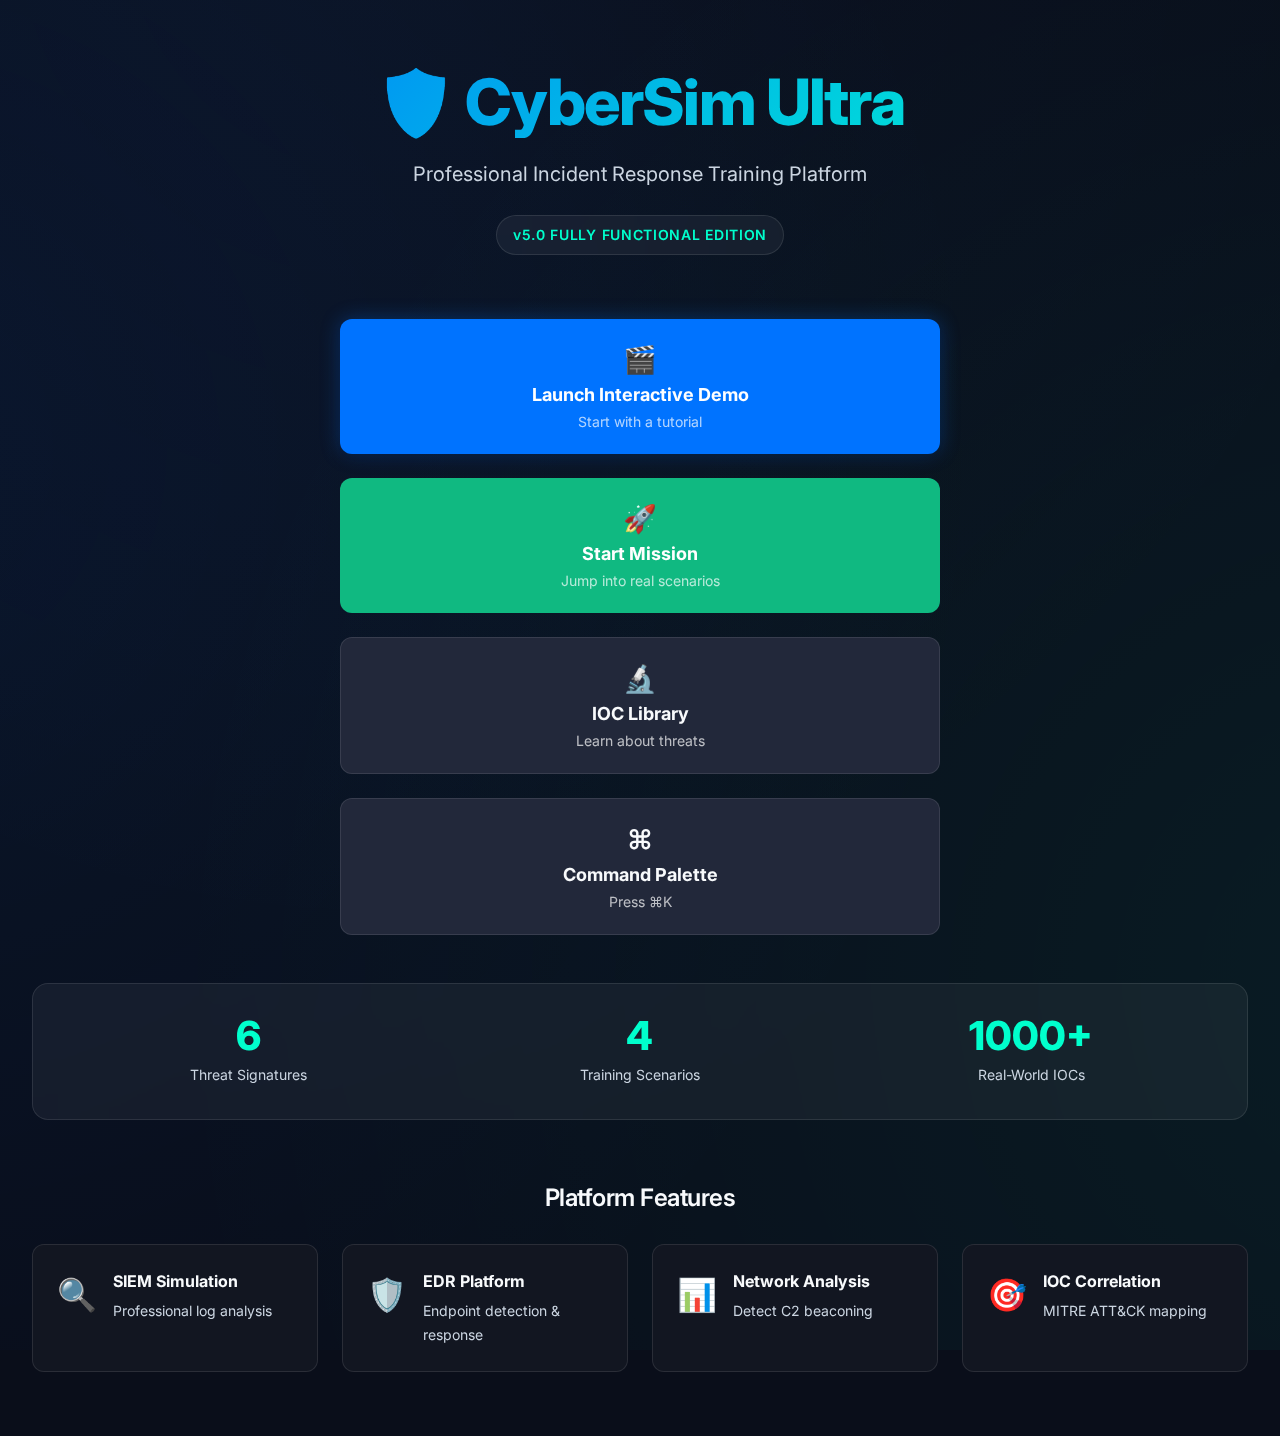
<file: index-v5-functional.html>
<!DOCTYPE html>
<html lang="en">
<head>
  <meta charset="UTF-8">
  <meta name="viewport" content="width=device-width, initial-scale=1.0">
  <meta name="description" content="CyberSim Ultra - Professional Incident Response Training with Real Threat Intelligence">
  <title>CyberSim Ultra v5.0 - Fully Functional Edition</title>

  <!-- Fonts -->
  <link rel="preconnect" href="https://fonts.googleapis.com">
  <link rel="preconnect" href="https://fonts.gstatic.com" crossorigin>
  <link href="https://fonts.googleapis.com/css2?family=Inter:wght@400;500;600;700;800&display=swap" rel="stylesheet">
  <link href="https://fonts.googleapis.com/css2?family=JetBrains+Mono:wght@400;500;600&display=swap" rel="stylesheet">

  <!-- Styles -->
  <link rel="stylesheet" href="game-styles-ultra.css">
  <link rel="stylesheet" href="game-styles-v5.css">

  <!-- Favicon -->
  <link rel="icon" href="data:image/svg+xml,<svg xmlns=%22http://www.w3.org/2000/svg%22 viewBox=%220 0 100 100%22><text y=%22.9em%22 font-size=%2290%22>🛡️</text></svg>">

  <style>
    /* Critical inline styles for instant rendering */
    body {
      margin: 0;
      padding: 0;
      font-family: 'Inter', sans-serif;
      background: #0a0e1a;
      color: #f8fafc;
      overflow-x: hidden;
    }

    #game-container {
      min-height: 100vh;
      width: 100%;
    }

    /* Loading spinner */
    .loading-spinner {
      position: fixed;
      inset: 0;
      display: flex;
      align-items: center;
      justify-content: center;
      background: #0a0e1a;
      z-index: 9999;
    }

    .spinner {
      width: 60px;
      height: 60px;
      border: 4px solid rgba(0, 115, 255, 0.2);
      border-top-color: #0073ff;
      border-radius: 50%;
      animation: spin 1s linear infinite;
    }

    @keyframes spin {
      to { transform: rotate(360deg); }
    }

    .loading-text {
      position: absolute;
      bottom: 40%;
      color: #cbd5e1;
      font-size: 1.125rem;
    }
  </style>
</head>
<body>
  <!-- Loading Screen -->
  <div class="loading-spinner" id="initial-loader">
    <div class="spinner"></div>
    <div class="loading-text">🛡️ Loading CyberSim Ultra...</div>
  </div>

  <!-- Main Container -->
  <div id="game-container"></div>

  <!-- Toast Container (created dynamically) -->
  <div id="ultra-toasts" class="ultra-toasts"></div>

  <!-- Load JavaScript in correct order -->

  <!-- 1. Load libraries first -->
  <script src="ioc-library.js"></script>
  <script src="scenario-library.js"></script>
  <script src="tool-simulator.js"></script>

  <!-- 2. Load UI components (from ultra engine, they're classes we need) -->
  <script>
    // Extract UI classes from the ultra engine for reuse
    // These are defined inline since we need them before the main engine loads

    class UISystem {
      constructor(game) {
        this.game = game;
        this.modalStack = [];
        this.toastQueue = [];
      }

      showModal(content, options = {}) {
        const modal = document.createElement('div');
        modal.className = 'ultra-modal';
        modal.dataset.modalId = Date.now();

        const closeBtn = options.showClose !== false ? `
          <button class="modal-close" aria-label="Close">
            <svg width="24" height="24" viewBox="0 0 24 24" fill="none" stroke="currentColor" stroke-width="2">
              <path d="M18 6L6 18M6 6l12 12"/>
            </svg>
          </button>
        ` : '';

        modal.innerHTML = `
          <div class="modal-backdrop"></div>
          <div class="modal-container ${options.size || 'medium'}">
            ${closeBtn}
            <div class="modal-content">
              ${content}
            </div>
          </div>
        `;

        const closeButton = modal.querySelector('.modal-close');
        if (closeButton) {
          closeButton.addEventListener('click', (e) => {
            e.stopPropagation();
            this.closeModal(modal);
          });
        }

        const backdrop = modal.querySelector('.modal-backdrop');
        if (backdrop) {
          backdrop.addEventListener('click', () => {
            if (options.closeOnBackdrop !== false) {
              this.closeModal(modal);
            }
          });
        }

        document.body.appendChild(modal);
        this.modalStack.push(modal);

        requestAnimationFrame(() => {
          modal.classList.add('active');
        });

        return modal;
      }

      closeModal(modal) {
        if (!modal) {
          modal = this.modalStack[this.modalStack.length - 1];
        }

        if (!modal) return;

        modal.classList.remove('active');

        setTimeout(() => {
          modal.remove();
          this.modalStack = this.modalStack.filter(m => m !== modal);
        }, 300);
      }

      closeTopModal() {
        if (this.modalStack.length > 0) {
          this.closeModal(this.modalStack[this.modalStack.length - 1]);
        }
      }

      showToast(message, type = 'info', duration = 3000) {
        const toast = document.createElement('div');
        toast.className = `ultra-toast ultra-toast-${type}`;

        const icons = {
          success: '✅',
          error: '❌',
          warning: '⚠️',
          info: 'ℹ️'
        };

        toast.innerHTML = `
          <div class="toast-icon">${icons[type] || icons.info}</div>
          <div class="toast-message">${message}</div>
          <button class="toast-close" aria-label="Close">×</button>
        `;

        const closeBtn = toast.querySelector('.toast-close');
        closeBtn.addEventListener('click', () => {
          this.removeToast(toast);
        });

        const container = this.getToastContainer();
        container.appendChild(toast);

        requestAnimationFrame(() => {
          toast.classList.add('active');
        });

        if (duration > 0) {
          setTimeout(() => {
            this.removeToast(toast);
          }, duration);
        }

        return toast;
      }

      removeToast(toast) {
        toast.classList.remove('active');
        setTimeout(() => {
          toast.remove();
        }, 300);
      }

      getToastContainer() {
        let container = document.getElementById('ultra-toasts');
        if (!container) {
          container = document.createElement('div');
          container.id = 'ultra-toasts';
          container.className = 'ultra-toasts';
          document.body.appendChild(container);
        }
        return container;
      }

      showError(message) {
        this.showModal(`
          <div class="error-screen">
            <div class="error-icon">❌</div>
            <h2>Error</h2>
            <p>${message}</p>
            <button class="ultra-btn ultra-btn-primary" onclick="location.reload()">
              Reload Page
            </button>
          </div>
        `, {
          closeOnBackdrop: false,
          showClose: false
        });
      }

      showHelp() {
        const content = `
          <div class="help-ultra">
            <h2>Keyboard Shortcuts</h2>
            <div class="shortcuts-grid">
              <div class="shortcut-item">
                <kbd>⌘ K</kbd>
                <span>Command Palette</span>
              </div>
              <div class="shortcut-item">
                <kbd>⌘ S</kbd>
                <span>Save Game</span>
              </div>
              <div class="shortcut-item">
                <kbd>ESC</kbd>
                <span>Close Modal</span>
              </div>
            </div>
          </div>
        `;

        this.showModal(content);
      }
    }

    class AudioSystem {
      constructor(game) {
        this.game = game;
        this.sounds = new Map();
        this.muted = false;
        this.volume = 0.3;
      }

      async loadSounds() {
        const soundEffects = {
          'button-click': { frequency: 400, duration: 50 },
          'modal-open': { frequency: 800, duration: 100 },
          'modal-close': { frequency: 600, duration: 100 },
          'toast-success': { frequency: 880, duration: 150 },
          'toast-error': { frequency: 200, duration: 150 },
          'save': { frequency: 1000, duration: 200 }
        };

        for (const [name, config] of Object.entries(soundEffects)) {
          this.sounds.set(name, this.createSound(config));
        }
      }

      createSound(config) {
        return () => {
          if (this.muted) return;

          try {
            const ctx = new (window.AudioContext || window.webkitAudioContext)();
            const oscillator = ctx.createOscillator();
            const gainNode = ctx.createGain();

            oscillator.connect(gainNode);
            gainNode.connect(ctx.destination);

            oscillator.frequency.value = config.frequency;
            oscillator.type = 'sine';

            gainNode.gain.setValueAtTime(this.volume * 0.1, ctx.currentTime);
            gainNode.gain.exponentialRampToValueAtTime(0.01, ctx.currentTime + config.duration / 1000);

            oscillator.start(ctx.currentTime);
            oscillator.stop(ctx.currentTime + config.duration / 1000);
          } catch (e) {
            // Silently fail if audio context not available
          }
        };
      }

      playSound(name) {
        const sound = this.sounds.get(name);
        if (sound) {
          try {
            sound();
          } catch (e) {
            console.warn('Failed to play sound:', name);
          }
        }
      }
    }

    class CommandPalette {
      constructor(game) {
        this.game = game;
        this.isOpen = false;
        this.commands = [
          {
            id: 'launch-demo',
            title: 'Launch Demo',
            icon: '🎬',
            action: () => this.game.launchDemo(),
            keywords: ['demo', 'tutorial', 'start']
          },
          {
            id: 'start-mission',
            title: 'Start Mission',
            icon: '🚀',
            action: () => this.game.showMissionSelect(),
            keywords: ['mission', 'scenario', 'start']
          },
          {
            id: 'ioc-library',
            title: 'Open IOC Library',
            icon: '🔬',
            action: () => this.game.openIOCLibrary(),
            keywords: ['ioc', 'threat', 'intelligence']
          },
          {
            id: 'main-menu',
            title: 'Main Menu',
            icon: '🏠',
            action: () => this.game.showMainMenu(),
            keywords: ['home', 'menu', 'main']
          }
        ];
      }

      toggle() {
        if (this.isOpen) {
          this.close();
        } else {
          this.open();
        }
      }

      open() {
        if (this.isOpen) return;
        this.isOpen = true;

        const palette = document.createElement('div');
        palette.id = 'command-palette';
        palette.className = 'command-palette';
        palette.innerHTML = `
          <div class="palette-backdrop"></div>
          <div class="palette-container">
            <div class="palette-search">
              <span class="search-icon">🔍</span>
              <input type="text" placeholder="Type a command..." class="search-input" autofocus />
            </div>
            <div class="palette-results" id="palette-results">
              ${this.renderCommands(this.commands)}
            </div>
          </div>
        `;

        document.body.appendChild(palette);

        const input = palette.querySelector('.search-input');
        input.addEventListener('keydown', (e) => {
          if (e.key === 'Escape') {
            this.close();
          }
        });

        const backdrop = palette.querySelector('.palette-backdrop');
        backdrop.addEventListener('click', () => this.close());

        this.attachCommandListeners();

        requestAnimationFrame(() => {
          palette.classList.add('active');
        });
      }

      close() {
        if (!this.isOpen) return;

        const palette = document.getElementById('command-palette');
        if (palette) {
          palette.classList.remove('active');
          setTimeout(() => {
            palette.remove();
          }, 200);
        }

        this.isOpen = false;
      }

      renderCommands(commands) {
        return commands.map(cmd => `
          <button class="palette-item" data-command="${cmd.id}">
            <span class="item-icon">${cmd.icon}</span>
            <span class="item-title">${cmd.title}</span>
          </button>
        `).join('');
      }

      attachCommandListeners() {
        document.querySelectorAll('.palette-item').forEach(item => {
          item.addEventListener('click', () => {
            const cmdId = item.dataset.command;
            this.execute(cmdId);
          });
        });
      }

      execute(commandId) {
        const command = this.commands.find(cmd => cmd.id === commandId);
        if (command) {
          this.close();
          command.action();
        }
      }
    }
  </script>

  <!-- 3. Load main game engine -->
  <script src="game-engine-v5-functional.js"></script>

  <!-- Hide loader when ready -->
  <script>
    window.addEventListener('load', () => {
      setTimeout(() => {
        const loader = document.getElementById('initial-loader');
        if (loader) {
          loader.style.opacity = '0';
          loader.style.transition = 'opacity 0.5s ease';
          setTimeout(() => loader.remove(), 500);
        }
      }, 500);
    });
  </script>
</body>
</html>
</file>
<file: game-styles.css>
/* ===================================================================
   INCIDENT RESPONSE: THE GAME - Styles
   Modern cybersecurity aesthetic with smooth animations
   =================================================================== */

/* ===================================================================
   VARIABLES & RESET
   =================================================================== */

:root {
    /* Colors */
    --bg-primary: #000000;
    --bg-secondary: #0a0a0a;
    --bg-card: #111111;
    --bg-elevated: #1a1a1a;

    --neon-green: #00ff88;
    --neon-blue: #00d4ff;
    --neon-purple: #a855f7;
    --neon-pink: #ec4899;
    --neon-yellow: #ffd700;
    --neon-red: #ff4444;

    --text-primary: #ffffff;
    --text-secondary: #b0b0b0;
    --text-muted: #707070;

    --success: #00ff88;
    --warning: #ffd700;
    --error: #ff4444;
    --critical: #ff0055;

    /* Spacing */
    --spacing-xs: 0.5rem;
    --spacing-sm: 1rem;
    --spacing-md: 1.5rem;
    --spacing-lg: 2rem;
    --spacing-xl: 3rem;

    /* Typography */
    --font-mono: 'JetBrains Mono', monospace;
    --font-sans: 'Inter', sans-serif;

    /* Effects */
    --glow-green: 0 0 20px rgba(0, 255, 136, 0.5);
    --glow-blue: 0 0 20px rgba(0, 212, 255, 0.5);
    --glow-red: 0 0 20px rgba(255, 68, 68, 0.5);

    /* Transitions */
    --transition-fast: 0.2s ease;
    --transition-normal: 0.3s ease;
    --transition-slow: 0.5s ease;
}

* {
    margin: 0;
    padding: 0;
    box-sizing: border-box;
}

body {
    font-family: var(--font-sans);
    background: var(--bg-primary);
    color: var(--text-primary);
    line-height: 1.6;
    overflow-x: hidden;
}

/* ===================================================================
   BACKGROUND EFFECTS
   =================================================================== */

.bg-grid {
    position: fixed;
    top: 0;
    left: 0;
    width: 100%;
    height: 100%;
    background-image:
        linear-gradient(rgba(0, 255, 136, 0.03) 1px, transparent 1px),
        linear-gradient(90deg, rgba(0, 255, 136, 0.03) 1px, transparent 1px);
    background-size: 50px 50px;
    pointer-events: none;
    z-index: 0;
}

.bg-gradient {
    position: fixed;
    top: 0;
    left: 0;
    width: 100%;
    height: 100%;
    background: radial-gradient(ellipse at top, rgba(0, 255, 136, 0.05), transparent 50%),
                radial-gradient(ellipse at bottom, rgba(0, 212, 255, 0.05), transparent 50%);
    pointer-events: none;
    z-index: 0;
    animation: pulse-gradient 10s ease-in-out infinite;
}

@keyframes pulse-gradient {
    0%, 100% { opacity: 0.5; }
    50% { opacity: 1; }
}

/* ===================================================================
   LAYOUT
   =================================================================== */

.app-container {
    position: relative;
    z-index: 1;
    min-height: 100vh;
    padding: var(--spacing-md);
}

.screen {
    display: none;
    animation: fadeIn 0.5s ease;
}

.screen.active {
    display: block;
}

@keyframes fadeIn {
    from { opacity: 0; transform: translateY(20px); }
    to { opacity: 1; transform: translateY(0); }
}

/* ===================================================================
   WELCOME SCREEN
   =================================================================== */

.welcome-content {
    max-width: 900px;
    margin: 0 auto;
    padding: var(--spacing-xl) var(--spacing-md);
}

.glitch-wrapper {
    text-align: center;
    margin-bottom: var(--spacing-xl);
}

.game-title {
    font-family: var(--font-mono);
    font-size: 4rem;
    font-weight: 700;
    color: var(--neon-green);
    text-shadow: var(--glow-green);
    margin-bottom: var(--spacing-sm);
    position: relative;
    animation: glow-pulse 2s ease-in-out infinite;
}

@keyframes glow-pulse {
    0%, 100% {
        text-shadow:
            0 0 10px rgba(0, 255, 136, 0.5),
            0 0 20px rgba(0, 255, 136, 0.3),
            0 0 30px rgba(0, 255, 136, 0.2);
    }
    50% {
        text-shadow:
            0 0 20px rgba(0, 255, 136, 0.8),
            0 0 40px rgba(0, 255, 136, 0.5),
            0 0 60px rgba(0, 255, 136, 0.3);
    }
}

.subtitle {
    font-family: var(--font-mono);
    font-size: 1.5rem;
    color: var(--neon-blue);
    letter-spacing: 0.5rem;
    text-transform: uppercase;
}

.mission-briefing {
    background: linear-gradient(135deg, rgba(0, 255, 136, 0.05), rgba(0, 212, 255, 0.05));
    border: 1px solid rgba(0, 255, 136, 0.2);
    border-radius: 12px;
    padding: var(--spacing-lg);
    margin: var(--spacing-xl) 0;
    backdrop-filter: blur(10px);
}

.briefing-header {
    font-family: var(--font-mono);
    font-size: 1.2rem;
    color: var(--neon-green);
    margin-bottom: var(--spacing-md);
    text-transform: uppercase;
    letter-spacing: 0.2rem;
}

.briefing-content p {
    margin-bottom: var(--spacing-sm);
    font-size: 1.1rem;
    line-height: 1.8;
}

.highlight {
    color: var(--neon-blue);
    font-weight: 600;
}

.danger {
    color: var(--neon-red);
    font-weight: 600;
}

/* Game Features */
.game-features {
    display: grid;
    grid-template-columns: repeat(auto-fit, minmax(250px, 1fr));
    gap: var(--spacing-md);
    margin: var(--spacing-xl) 0;
}

.feature {
    display: flex;
    align-items: flex-start;
    gap: var(--spacing-md);
    padding: var(--spacing-md);
    background: rgba(255, 255, 255, 0.02);
    border: 1px solid rgba(255, 255, 255, 0.1);
    border-radius: 8px;
    transition: all var(--transition-normal);
}

.feature:hover {
    background: rgba(0, 255, 136, 0.05);
    border-color: var(--neon-green);
    transform: translateY(-5px);
}

.feature-icon {
    font-size: 2rem;
}

.feature-title {
    font-weight: 600;
    color: var(--neon-green);
    margin-bottom: 0.25rem;
}

.feature-desc {
    font-size: 0.9rem;
    color: var(--text-secondary);
}

/* Difficulty Selector */
.difficulty-selector {
    margin: var(--spacing-xl) 0;
}

.difficulty-header {
    font-family: var(--font-mono);
    text-align: center;
    color: var(--neon-blue);
    margin-bottom: var(--spacing-md);
    letter-spacing: 0.2rem;
    font-size: 1.1rem;
}

.difficulty-options {
    display: grid;
    grid-template-columns: repeat(auto-fit, minmax(200px, 1fr));
    gap: var(--spacing-md);
}

.difficulty-btn {
    background: rgba(255, 255, 255, 0.02);
    border: 2px solid rgba(255, 255, 255, 0.1);
    border-radius: 8px;
    padding: var(--spacing-md);
    cursor: pointer;
    transition: all var(--transition-normal);
    color: var(--text-primary);
    font-family: var(--font-sans);
}

.difficulty-btn:hover {
    background: rgba(0, 255, 136, 0.05);
    border-color: var(--neon-green);
    transform: translateY(-3px);
}

.difficulty-btn.active {
    background: rgba(0, 255, 136, 0.1);
    border-color: var(--neon-green);
    box-shadow: var(--glow-green);
}

.diff-name {
    font-family: var(--font-mono);
    font-weight: 600;
    font-size: 1rem;
    margin-bottom: 0.5rem;
    color: var(--neon-green);
}

.diff-desc {
    font-size: 0.85rem;
    color: var(--text-secondary);
}

/* Start Button */
.start-btn {
    position: relative;
    display: block;
    margin: var(--spacing-xl) auto;
    padding: var(--spacing-md) var(--spacing-xl);
    font-family: var(--font-mono);
    font-size: 1.2rem;
    font-weight: 600;
    color: var(--bg-primary);
    background: var(--neon-green);
    border: none;
    border-radius: 8px;
    cursor: pointer;
    overflow: hidden;
    transition: all var(--transition-normal);
}

.start-btn:hover {
    background: var(--neon-blue);
    transform: translateY(-3px);
    box-shadow: 0 10px 40px rgba(0, 255, 136, 0.5);
}

.btn-text {
    position: relative;
    z-index: 2;
}

.btn-glow {
    position: absolute;
    top: 0;
    left: -100%;
    width: 100%;
    height: 100%;
    background: linear-gradient(90deg, transparent, rgba(255, 255, 255, 0.3), transparent);
    transition: left 0.5s;
}

.start-btn:hover .btn-glow {
    left: 100%;
}

/* ===================================================================
   GAME SCREEN
   =================================================================== */

/* HUD */
.hud {
    display: flex;
    justify-content: space-between;
    align-items: center;
    gap: var(--spacing-md);
    padding: var(--spacing-md);
    background: rgba(0, 0, 0, 0.8);
    border: 1px solid rgba(0, 255, 136, 0.2);
    border-radius: 12px;
    margin-bottom: var(--spacing-lg);
    backdrop-filter: blur(10px);
    flex-wrap: wrap;
}

.hud-left {
    display: flex;
    gap: var(--spacing-lg);
    flex-wrap: wrap;
}

.hud-item {
    display: flex;
    flex-direction: column;
    gap: 0.25rem;
}

.hud-label {
    font-family: var(--font-mono);
    font-size: 0.75rem;
    color: var(--text-muted);
    text-transform: uppercase;
    letter-spacing: 0.1rem;
}

.hud-value {
    font-family: var(--font-mono);
    font-size: 1.5rem;
    font-weight: 700;
    color: var(--neon-green);
}

.hud-value.reputation {
    color: var(--neon-blue);
}

/* Containment Bar */
.containment-bar {
    position: relative;
    width: 200px;
    height: 30px;
    background: rgba(255, 255, 255, 0.05);
    border: 1px solid rgba(0, 255, 136, 0.3);
    border-radius: 4px;
    overflow: hidden;
}

.containment-fill {
    position: absolute;
    top: 0;
    left: 0;
    height: 100%;
    background: linear-gradient(90deg, var(--neon-green), var(--neon-blue));
    transition: width var(--transition-slow);
}

.containment-text {
    position: absolute;
    top: 50%;
    left: 50%;
    transform: translate(-50%, -50%);
    font-family: var(--font-mono);
    font-size: 0.9rem;
    font-weight: 600;
    color: var(--text-primary);
    text-shadow: 0 0 10px rgba(0, 0, 0, 0.8);
    z-index: 2;
}

/* Scenario Container */
.scenario-container {
    max-width: 1000px;
    margin: 0 auto;
    padding: var(--spacing-lg);
    background: linear-gradient(135deg, rgba(0, 0, 0, 0.6), rgba(10, 10, 10, 0.6));
    border: 1px solid rgba(0, 255, 136, 0.2);
    border-radius: 12px;
    backdrop-filter: blur(10px);
    margin-bottom: var(--spacing-lg);
}

.scenario-header {
    text-align: center;
    margin-bottom: var(--spacing-lg);
    padding-bottom: var(--spacing-md);
    border-bottom: 1px solid rgba(0, 255, 136, 0.2);
}

.scenario-number {
    font-family: var(--font-mono);
    font-size: 0.9rem;
    color: var(--neon-blue);
    letter-spacing: 0.2rem;
    margin-bottom: 0.5rem;
}

.scenario-title {
    font-family: var(--font-mono);
    font-size: 2rem;
    font-weight: 700;
    color: var(--neon-green);
    text-transform: uppercase;
    letter-spacing: 0.1rem;
}

.scenario-content {
    margin-bottom: var(--spacing-lg);
}

.scenario-text {
    font-size: 1.1rem;
    line-height: 1.8;
    color: var(--text-primary);
    white-space: pre-line;
    margin-bottom: var(--spacing-md);
}

/* Alert Box */
.alert-box {
    display: flex;
    align-items: center;
    gap: var(--spacing-md);
    padding: var(--spacing-md);
    background: rgba(255, 68, 68, 0.1);
    border: 1px solid var(--neon-red);
    border-radius: 8px;
    margin: var(--spacing-md) 0;
    animation: pulse-alert 2s ease-in-out infinite;
}

@keyframes pulse-alert {
    0%, 100% { box-shadow: 0 0 10px rgba(255, 68, 68, 0.3); }
    50% { box-shadow: 0 0 20px rgba(255, 68, 68, 0.6); }
}

.alert-icon {
    font-size: 2rem;
}

.alert-text {
    font-family: var(--font-mono);
    color: var(--neon-red);
    font-weight: 600;
}

/* Choices */
.choices-container {
    display: flex;
    flex-direction: column;
    gap: var(--spacing-md);
}

.choice-btn {
    position: relative;
    display: flex;
    align-items: center;
    gap: var(--spacing-md);
    padding: var(--spacing-md);
    background: rgba(255, 255, 255, 0.02);
    border: 2px solid rgba(0, 255, 136, 0.2);
    border-radius: 8px;
    cursor: pointer;
    transition: all var(--transition-normal);
    color: var(--text-primary);
    text-align: left;
    font-family: var(--font-sans);
    overflow: hidden;
}

.choice-btn::before {
    content: '';
    position: absolute;
    top: 0;
    left: -100%;
    width: 100%;
    height: 100%;
    background: linear-gradient(90deg, transparent, rgba(0, 255, 136, 0.1), transparent);
    transition: left 0.5s;
}

.choice-btn:hover::before {
    left: 100%;
}

.choice-btn:hover {
    background: rgba(0, 255, 136, 0.05);
    border-color: var(--neon-green);
    transform: translateX(10px);
    box-shadow: var(--glow-green);
}

.choice-number {
    flex-shrink: 0;
    width: 40px;
    height: 40px;
    display: flex;
    align-items: center;
    justify-content: center;
    background: var(--neon-green);
    color: var(--bg-primary);
    font-family: var(--font-mono);
    font-weight: 700;
    font-size: 1.2rem;
    border-radius: 50%;
}

.choice-text {
    flex: 1;
    font-size: 1rem;
    line-height: 1.6;
}

.choice-arrow {
    flex-shrink: 0;
    font-size: 1.5rem;
    color: var(--neon-green);
    opacity: 0;
    transition: opacity var(--transition-normal);
}

.choice-btn:hover .choice-arrow {
    opacity: 1;
}

/* Feedback */
.feedback-container {
    margin-top: var(--spacing-lg);
    padding: var(--spacing-lg);
    background: rgba(0, 0, 0, 0.5);
    border-radius: 8px;
    animation: slideUp 0.5s ease;
}

@keyframes slideUp {
    from { opacity: 0; transform: translateY(20px); }
    to { opacity: 1; transform: translateY(0); }
}

.feedback-success,
.feedback-warning,
.feedback-error,
.feedback-critical {
    padding: var(--spacing-md);
    border-radius: 8px;
    border-left: 4px solid;
}

.feedback-success {
    background: rgba(0, 255, 136, 0.1);
    border-color: var(--success);
}

.feedback-warning {
    background: rgba(255, 215, 0, 0.1);
    border-color: var(--warning);
}

.feedback-error {
    background: rgba(255, 68, 68, 0.1);
    border-color: var(--error);
}

.feedback-critical {
    background: rgba(255, 0, 85, 0.1);
    border-color: var(--critical);
}

.feedback-title {
    font-family: var(--font-mono);
    font-size: 1.3rem;
    font-weight: 700;
    margin-bottom: var(--spacing-sm);
}

.feedback-success .feedback-title {
    color: var(--success);
}

.feedback-warning .feedback-title {
    color: var(--warning);
}

.feedback-error .feedback-title,
.feedback-critical .feedback-title {
    color: var(--error);
}

.feedback-text {
    font-size: 1rem;
    line-height: 1.6;
    margin-bottom: var(--spacing-sm);
    white-space: pre-line;
}

.feedback-details {
    font-family: var(--font-mono);
    font-size: 0.9rem;
    color: var(--neon-blue);
    margin-top: var(--spacing-sm);
}

.continue-btn {
    margin-top: var(--spacing-md);
    padding: var(--spacing-sm) var(--spacing-lg);
    background: var(--neon-green);
    color: var(--bg-primary);
    border: none;
    border-radius: 6px;
    font-family: var(--font-mono);
    font-weight: 600;
    cursor: pointer;
    transition: all var(--transition-normal);
}

.continue-btn:hover {
    background: var(--neon-blue);
    transform: translateY(-2px);
    box-shadow: 0 5px 20px rgba(0, 255, 136, 0.4);
}

/* Timeline */
.timeline {
    max-width: 1000px;
    margin: 0 auto;
    padding: var(--spacing-lg);
    background: rgba(0, 0, 0, 0.3);
    border: 1px solid rgba(0, 255, 136, 0.1);
    border-radius: 12px;
}

.timeline-header {
    font-family: var(--font-mono);
    color: var(--neon-blue);
    margin-bottom: var(--spacing-md);
    text-transform: uppercase;
    letter-spacing: 0.2rem;
}

.timeline-items {
    display: flex;
    flex-direction: column;
    gap: var(--spacing-md);
}

.timeline-item {
    display: flex;
    gap: var(--spacing-md);
    padding: var(--spacing-sm);
    border-left: 3px solid;
    transition: all var(--transition-normal);
}

.timeline-item.outcome-success {
    border-color: var(--success);
}

.timeline-item.outcome-warning {
    border-color: var(--warning);
}

.timeline-item.outcome-error,
.timeline-item.outcome-critical {
    border-color: var(--error);
}

.timeline-dot {
    flex-shrink: 0;
    width: 12px;
    height: 12px;
    border-radius: 50%;
    background: currentColor;
    margin-top: 6px;
}

.timeline-title {
    font-family: var(--font-mono);
    font-weight: 600;
    color: var(--neon-green);
    font-size: 0.9rem;
}

.timeline-choice {
    font-size: 0.85rem;
    color: var(--text-secondary);
    margin: 0.25rem 0;
}

.timeline-time {
    font-family: var(--font-mono);
    font-size: 0.75rem;
    color: var(--text-muted);
}

/* ===================================================================
   RESULTS SCREEN
   =================================================================== */

.results-content {
    max-width: 1000px;
    margin: 0 auto;
    padding: var(--spacing-xl) var(--spacing-md);
}

.ending-badge {
    text-align: center;
    padding: var(--spacing-xl);
    margin-bottom: var(--spacing-xl);
    background: linear-gradient(135deg, rgba(0, 255, 136, 0.1), rgba(0, 212, 255, 0.1));
    border: 2px solid var(--neon-green);
    border-radius: 12px;
    box-shadow: var(--glow-green);
}

.ending-rank {
    font-family: var(--font-mono);
    font-size: 3rem;
    font-weight: 700;
    color: var(--neon-green);
    margin-bottom: var(--spacing-sm);
    text-shadow: var(--glow-green);
    animation: glow-pulse 2s ease-in-out infinite;
}

.ending-title {
    font-size: 1.5rem;
    color: var(--neon-blue);
    letter-spacing: 0.3rem;
}

.results-stats {
    display: grid;
    grid-template-columns: repeat(auto-fit, minmax(200px, 1fr));
    gap: var(--spacing-md);
    margin-bottom: var(--spacing-xl);
}

.stat-item {
    padding: var(--spacing-md);
    background: rgba(255, 255, 255, 0.02);
    border: 1px solid rgba(255, 255, 255, 0.1);
    border-radius: 8px;
    text-align: center;
}

.stat-label {
    font-family: var(--font-mono);
    font-size: 0.8rem;
    color: var(--text-muted);
    text-transform: uppercase;
    letter-spacing: 0.1rem;
    margin-bottom: 0.5rem;
}

.stat-value {
    font-family: var(--font-mono);
    font-size: 1.5rem;
    font-weight: 700;
    color: var(--neon-green);
}

.stat-value.large {
    font-size: 2.5rem;
}

.outcome-description {
    padding: var(--spacing-lg);
    background: rgba(0, 0, 0, 0.4);
    border: 1px solid rgba(0, 255, 136, 0.2);
    border-radius: 8px;
    margin-bottom: var(--spacing-xl);
}

.outcome-description p {
    margin-bottom: var(--spacing-sm);
    font-size: 1.1rem;
}

.outcome-description ul {
    list-style: none;
    margin: var(--spacing-md) 0;
}

.outcome-description li {
    padding: 0.5rem 0;
    font-size: 1rem;
}

.career-impact {
    margin-top: var(--spacing-md);
    padding-top: var(--spacing-md);
    border-top: 1px solid rgba(0, 255, 136, 0.2);
    font-size: 1.1rem;
    font-weight: 600;
    color: var(--neon-blue);
}

/* Achievements */
.achievements {
    margin-bottom: var(--spacing-xl);
}

.achievements-header {
    font-family: var(--font-mono);
    color: var(--neon-blue);
    text-align: center;
    margin-bottom: var(--spacing-md);
    font-size: 1.2rem;
    letter-spacing: 0.2rem;
}

.achievements-list {
    display: grid;
    grid-template-columns: repeat(auto-fill, minmax(250px, 1fr));
    gap: var(--spacing-md);
}

.achievement-item {
    display: flex;
    align-items: center;
    gap: var(--spacing-md);
    padding: var(--spacing-md);
    background: rgba(0, 255, 136, 0.05);
    border: 1px solid var(--neon-green);
    border-radius: 8px;
    animation: achievementPop 0.5s ease;
}

@keyframes achievementPop {
    0% { transform: scale(0.8); opacity: 0; }
    50% { transform: scale(1.05); }
    100% { transform: scale(1); opacity: 1; }
}

.achievement-icon {
    font-size: 2rem;
}

.achievement-name {
    font-weight: 600;
    color: var(--neon-green);
    margin-bottom: 0.25rem;
}

.achievement-desc {
    font-size: 0.85rem;
    color: var(--text-secondary);
}

/* Decision Summary */
.decision-summary {
    margin-bottom: var(--spacing-xl);
}

.summary-header {
    font-family: var(--font-mono);
    color: var(--neon-blue);
    text-align: center;
    margin-bottom: var(--spacing-md);
    font-size: 1.2rem;
    letter-spacing: 0.2rem;
}

.summary-items {
    display: flex;
    flex-direction: column;
    gap: var(--spacing-sm);
}

.summary-item {
    padding: var(--spacing-md);
    background: rgba(255, 255, 255, 0.02);
    border-left: 4px solid;
    border-radius: 4px;
}

.summary-item.outcome-success {
    border-color: var(--success);
}

.summary-item.outcome-warning {
    border-color: var(--warning);
}

.summary-item.outcome-error,
.summary-item.outcome-critical {
    border-color: var(--error);
}

.summary-scenario {
    font-family: var(--font-mono);
    font-weight: 600;
    color: var(--neon-green);
    margin-bottom: 0.25rem;
}

.summary-choice {
    font-size: 0.9rem;
    color: var(--text-secondary);
}

/* Results Actions */
.results-actions {
    display: flex;
    gap: var(--spacing-md);
    justify-content: center;
    flex-wrap: wrap;
}

.action-btn {
    padding: var(--spacing-md) var(--spacing-xl);
    font-family: var(--font-mono);
    font-size: 1rem;
    font-weight: 600;
    border: none;
    border-radius: 8px;
    cursor: pointer;
    transition: all var(--transition-normal);
}

.action-btn.primary {
    background: var(--neon-green);
    color: var(--bg-primary);
}

.action-btn.primary:hover {
    background: var(--neon-blue);
    transform: translateY(-3px);
    box-shadow: 0 10px 30px rgba(0, 255, 136, 0.5);
}

.action-btn.secondary {
    background: rgba(255, 255, 255, 0.1);
    color: var(--text-primary);
    border: 1px solid rgba(255, 255, 255, 0.3);
}

.action-btn.secondary:hover {
    background: rgba(255, 255, 255, 0.2);
    transform: translateY(-3px);
}

/* ===================================================================
   RESPONSIVE DESIGN
   =================================================================== */

@media (max-width: 768px) {
    .game-title {
        font-size: 2.5rem;
    }

    .subtitle {
        font-size: 1rem;
        letter-spacing: 0.3rem;
    }

    .scenario-title {
        font-size: 1.5rem;
    }

    .hud {
        flex-direction: column;
        align-items: stretch;
    }

    .hud-left {
        justify-content: space-between;
    }

    .containment-bar {
        width: 100%;
    }

    .ending-rank {
        font-size: 2rem;
    }

    .stat-value.large {
        font-size: 2rem;
    }
}

/* ===================================================================
   UTILITY CLASSES
   =================================================================== */

.mt-1 { margin-top: 0.5rem; }
.mt-2 { margin-top: 1rem; }
.mb-1 { margin-bottom: 0.5rem; }
.mb-2 { margin-bottom: 1rem; }
</file>
<file: game-styles-v2.css>
/**
 * CyberSim Pro v2.0 - Professional Styling
 * World-Class Incident Response Training Platform
 */

/* ============================================================================
   DESIGN SYSTEM & CSS VARIABLES
   ============================================================================ */

:root {
  /* Primary Colors */
  --neon-green: #00ff88;
  --neon-blue: #00d4ff;
  --neon-purple: #b040ff;
  --neon-red: #ff3366;
  --neon-yellow: #ffdd00;

  /* Background Colors */
  --bg-primary: #0a0e27;
  --bg-secondary: #121729;
  --bg-tertiary: #1a1f3a;
  --bg-elevated: #252b47;
  --bg-overlay: rgba(10, 14, 39, 0.95);

  /* Text Colors */
  --text-primary: #e8f0ff;
  --text-secondary: #a0b0d0;
  --text-muted: #6b7a99;
  --text-inverse: #0a0e27;

  /* Semantic Colors */
  --success: #00ff88;
  --warning: #ffdd00;
  --error: #ff3366;
  --info: #00d4ff;
  --critical: #ff0055;

  /* Status Colors */
  --status-online: #00ff88;
  --status-warning: #ffdd00;
  --status-offline: #ff3366;
  --status-unknown: #6b7a99;

  /* Severity Colors */
  --severity-critical: #ff0055;
  --severity-high: #ff3366;
  --severity-medium: #ffdd00;
  --severity-low: #00d4ff;
  --severity-info: #00ff88;

  /* Borders & Shadows */
  --border-radius: 8px;
  --border-radius-lg: 12px;
  --border-radius-xl: 16px;
  --border-color: rgba(0, 212, 255, 0.2);
  --border-hover: rgba(0, 212, 255, 0.4);

  --shadow-sm: 0 2px 8px rgba(0, 0, 0, 0.3);
  --shadow-md: 0 4px 16px rgba(0, 0, 0, 0.4);
  --shadow-lg: 0 8px 32px rgba(0, 0, 0, 0.5);
  --shadow-glow: 0 0 20px rgba(0, 212, 255, 0.3);

  /* Spacing */
  --spacing-xs: 4px;
  --spacing-sm: 8px;
  --spacing-md: 16px;
  --spacing-lg: 24px;
  --spacing-xl: 32px;
  --spacing-2xl: 48px;

  /* Typography */
  --font-sans: 'Inter', -apple-system, BlinkMacSystemFont, 'Segoe UI', Roboto, sans-serif;
  --font-mono: 'JetBrains Mono', 'Fira Code', 'Consolas', monospace;

  --font-size-xs: 0.75rem;
  --font-size-sm: 0.875rem;
  --font-size-base: 1rem;
  --font-size-lg: 1.125rem;
  --font-size-xl: 1.25rem;
  --font-size-2xl: 1.5rem;
  --font-size-3xl: 2rem;

  /* Transitions */
  --transition-fast: 150ms ease;
  --transition-base: 250ms ease;
  --transition-slow: 350ms ease;

  /* Z-Index Scale */
  --z-base: 1;
  --z-elevated: 10;
  --z-dropdown: 100;
  --z-modal: 1000;
  --z-notification: 2000;
  --z-tooltip: 3000;
}

/* ============================================================================
   GLOBAL RESET & BASE STYLES
   ============================================================================ */

* {
  margin: 0;
  padding: 0;
  box-sizing: border-box;
}

html {
  font-size: 16px;
  scroll-behavior: smooth;
}

body {
  font-family: var(--font-sans);
  background: var(--bg-primary);
  color: var(--text-primary);
  line-height: 1.6;
  overflow-x: hidden;
  position: relative;
}

/* Animated gradient background */
body::before {
  content: '';
  position: fixed;
  top: 0;
  left: 0;
  right: 0;
  bottom: 0;
  background:
    radial-gradient(circle at 20% 50%, rgba(0, 212, 255, 0.05) 0%, transparent 50%),
    radial-gradient(circle at 80% 80%, rgba(0, 255, 136, 0.05) 0%, transparent 50%),
    radial-gradient(circle at 40% 20%, rgba(176, 64, 255, 0.03) 0%, transparent 50%);
  animation: gradientShift 20s ease infinite;
  pointer-events: none;
  z-index: 0;
}

@keyframes gradientShift {
  0%, 100% { opacity: 1; }
  50% { opacity: 0.8; }
}

#root,
#game-container {
  position: relative;
  z-index: var(--z-base);
}

/* ============================================================================
   TYPOGRAPHY
   ============================================================================ */

h1, h2, h3, h4, h5, h6 {
  font-weight: 600;
  line-height: 1.2;
  margin-bottom: var(--spacing-md);
}

h1 { font-size: var(--font-size-3xl); }
h2 { font-size: var(--font-size-2xl); }
h3 { font-size: var(--font-size-xl); }
h4 { font-size: var(--font-size-lg); }

p {
  margin-bottom: var(--spacing-md);
}

code, pre {
  font-family: var(--font-mono);
  font-size: 0.9em;
}

code {
  background: var(--bg-elevated);
  padding: 2px 6px;
  border-radius: 4px;
  color: var(--neon-green);
}

pre {
  background: var(--bg-secondary);
  padding: var(--spacing-md);
  border-radius: var(--border-radius);
  overflow-x: auto;
  border: 1px solid var(--border-color);
}

/* ============================================================================
   BUTTONS
   ============================================================================ */

button {
  font-family: var(--font-sans);
  font-size: var(--font-size-base);
  cursor: pointer;
  border: none;
  transition: all var(--transition-base);
}

.btn-primary,
.btn-secondary,
.btn-danger,
.btn-warning,
.btn-success {
  padding: 12px 24px;
  border-radius: var(--border-radius);
  font-weight: 500;
  display: inline-flex;
  align-items: center;
  gap: var(--spacing-sm);
  position: relative;
  overflow: hidden;
}

.btn-primary {
  background: linear-gradient(135deg, var(--neon-blue), var(--neon-purple));
  color: white;
  box-shadow: 0 4px 12px rgba(0, 212, 255, 0.3);
}

.btn-primary:hover {
  transform: translateY(-2px);
  box-shadow: 0 6px 20px rgba(0, 212, 255, 0.5);
}

.btn-primary:active {
  transform: translateY(0);
}

.btn-secondary {
  background: var(--bg-elevated);
  color: var(--text-primary);
  border: 1px solid var(--border-color);
}

.btn-secondary:hover {
  border-color: var(--border-hover);
  background: var(--bg-tertiary);
}

.btn-danger {
  background: linear-gradient(135deg, #ff3366, #ff0055);
  color: white;
}

.btn-warning {
  background: linear-gradient(135deg, #ffdd00, #ffaa00);
  color: var(--text-inverse);
}

.btn-success {
  background: linear-gradient(135deg, #00ff88, #00cc66);
  color: var(--text-inverse);
}

.btn-small {
  padding: 6px 12px;
  font-size: var(--font-size-sm);
  border-radius: 6px;
}

.icon-btn {
  width: 40px;
  height: 40px;
  border-radius: 50%;
  display: flex;
  align-items: center;
  justify-content: center;
  background: var(--bg-elevated);
  color: var(--text-primary);
  font-size: 1.2em;
  transition: all var(--transition-base);
}

.icon-btn:hover {
  background: var(--bg-tertiary);
  transform: scale(1.1);
}

/* ============================================================================
   GAME INTERFACE LAYOUT
   ============================================================================ */

.game-interface {
  min-height: 100vh;
  display: flex;
  flex-direction: column;
}

/* Top Navigation */
.top-nav {
  background: var(--bg-secondary);
  border-bottom: 2px solid var(--border-color);
  padding: var(--spacing-md) var(--spacing-xl);
  display: flex;
  align-items: center;
  justify-content: space-between;
  position: sticky;
  top: 0;
  z-index: var(--z-elevated);
  backdrop-filter: blur(10px);
}

.nav-left,
.nav-center,
.nav-right {
  display: flex;
  align-items: center;
  gap: var(--spacing-md);
}

.game-title {
  font-size: var(--font-size-xl);
  background: linear-gradient(135deg, var(--neon-blue), var(--neon-green));
  -webkit-background-clip: text;
  -webkit-text-fill-color: transparent;
  background-clip: text;
  font-weight: 700;
  margin: 0;
}

.scenario-name {
  padding: 6px 12px;
  background: var(--bg-elevated);
  border-radius: var(--border-radius);
  font-size: var(--font-size-sm);
  color: var(--text-secondary);
}

.phase-indicator {
  display: flex;
  align-items: center;
  gap: var(--spacing-sm);
  padding: 8px 16px;
  background: var(--bg-elevated);
  border-radius: var(--border-radius);
  border: 1px solid var(--border-color);
}

.phase-value {
  color: var(--neon-green);
  font-weight: 600;
}

/* Main Grid Layout */
.main-grid {
  display: grid;
  grid-template-columns: 280px 1fr 320px;
  gap: var(--spacing-md);
  padding: var(--spacing-md);
  flex: 1;
  overflow: hidden;
}

/* Sidebars */
.left-sidebar,
.right-sidebar {
  display: flex;
  flex-direction: column;
  gap: var(--spacing-md);
  overflow-y: auto;
}

.sidebar-section {
  background: var(--bg-secondary);
  border: 1px solid var(--border-color);
  border-radius: var(--border-radius-lg);
  padding: var(--spacing-md);
}

.sidebar-section h3 {
  font-size: var(--font-size-base);
  color: var(--neon-blue);
  margin-bottom: var(--spacing-md);
  padding-bottom: var(--spacing-sm);
  border-bottom: 1px solid var(--border-color);
}

/* Main Content */
.main-content {
  display: flex;
  flex-direction: column;
  gap: var(--spacing-md);
  overflow-y: auto;
}

/* ============================================================================
   HUD (Heads-Up Display)
   ============================================================================ */

.hud {
  display: grid;
  grid-template-columns: repeat(auto-fit, minmax(140px, 1fr));
  gap: var(--spacing-sm);
  background: var(--bg-secondary);
  padding: var(--spacing-md);
  border-radius: var(--border-radius-lg);
  border: 1px solid var(--border-color);
}

.hud-stat {
  display: flex;
  flex-direction: column;
  align-items: center;
  padding: var(--spacing-sm);
  background: var(--bg-tertiary);
  border-radius: var(--border-radius);
  transition: all var(--transition-base);
}

.hud-stat:hover {
  transform: translateY(-2px);
  background: var(--bg-elevated);
}

.stat-label {
  font-size: var(--font-size-xs);
  color: var(--text-secondary);
  text-transform: uppercase;
  letter-spacing: 0.5px;
  margin-bottom: 4px;
}

.stat-value {
  font-size: var(--font-size-xl);
  font-weight: 700;
  color: var(--neon-green);
  font-family: var(--font-mono);
}

/* ============================================================================
   ACTION AREA & DECISIONS
   ============================================================================ */

.action-area {
  background: var(--bg-secondary);
  border: 1px solid var(--border-color);
  border-radius: var(--border-radius-lg);
  padding: var(--spacing-xl);
  min-height: 400px;
}

.scenario-content {
  display: flex;
  flex-direction: column;
  gap: var(--spacing-lg);
}

.situation-report {
  background: var(--bg-tertiary);
  padding: var(--spacing-lg);
  border-radius: var(--border-radius);
  border-left: 4px solid var(--neon-red);
}

.situation-report h2 {
  color: var(--neon-red);
  margin-bottom: var(--spacing-md);
}

.sitrep-content {
  line-height: 1.8;
  color: var(--text-secondary);
}

.initial-findings {
  background: var(--bg-tertiary);
  padding: var(--spacing-lg);
  border-radius: var(--border-radius);
}

.findings-list {
  list-style: none;
  display: flex;
  flex-direction: column;
  gap: var(--spacing-sm);
}

.finding-item {
  display: flex;
  align-items: center;
  gap: var(--spacing-sm);
  padding: var(--spacing-sm) var(--spacing-md);
  background: var(--bg-secondary);
  border-radius: var(--border-radius);
  border-left: 3px solid transparent;
}

.finding-item.critical {
  border-left-color: var(--severity-critical);
}

.finding-item.high {
  border-left-color: var(--severity-high);
}

.finding-item.medium {
  border-left-color: var(--severity-medium);
}

.finding-item.low {
  border-left-color: var(--severity-low);
}

.finding-icon {
  font-size: 1.2em;
}

/* ============================================================================
   CHOICES & DECISIONS
   ============================================================================ */

.decision-panel {
  background: var(--bg-secondary);
  border: 1px solid var(--border-color);
  border-radius: var(--border-radius-lg);
  padding: var(--spacing-lg);
}

.choices-grid {
  display: grid;
  grid-template-columns: repeat(auto-fit, minmax(320px, 1fr));
  gap: var(--spacing-md);
}

.choice-card {
  background: var(--bg-tertiary);
  border: 2px solid var(--border-color);
  border-radius: var(--border-radius-lg);
  padding: var(--spacing-lg);
  transition: all var(--transition-base);
  cursor: pointer;
  position: relative;
  overflow: hidden;
}

.choice-card::before {
  content: '';
  position: absolute;
  top: 0;
  left: 0;
  right: 0;
  height: 4px;
  background: linear-gradient(90deg, var(--neon-blue), var(--neon-purple));
  transform: scaleX(0);
  transition: transform var(--transition-base);
}

.choice-card:hover {
  border-color: var(--neon-blue);
  transform: translateY(-4px);
  box-shadow: var(--shadow-glow);
}

.choice-card:hover::before {
  transform: scaleX(1);
}

.choice-header {
  display: flex;
  align-items: center;
  gap: var(--spacing-md);
  margin-bottom: var(--spacing-md);
}

.choice-icon {
  font-size: 2em;
}

.choice-title {
  font-size: var(--font-size-lg);
  font-weight: 600;
  margin: 0;
}

.choice-description {
  color: var(--text-secondary);
  margin-bottom: var(--spacing-md);
  line-height: 1.6;
}

.choice-meta {
  display: flex;
  flex-wrap: wrap;
  gap: var(--spacing-sm);
  margin-bottom: var(--spacing-md);
}

.meta-tag {
  font-size: var(--font-size-xs);
  padding: 4px 8px;
  background: var(--bg-secondary);
  border-radius: 4px;
  color: var(--text-secondary);
}

.meta-tag.recommended {
  background: linear-gradient(135deg, rgba(0, 255, 136, 0.2), rgba(0, 212, 255, 0.2));
  color: var(--neon-green);
  border: 1px solid var(--neon-green);
}

.choice-btn {
  width: 100%;
  padding: 12px;
  background: linear-gradient(135deg, var(--neon-blue), var(--neon-purple));
  color: white;
  border-radius: var(--border-radius);
  font-weight: 600;
  transition: all var(--transition-base);
}

.choice-btn:hover {
  transform: translateY(-2px);
  box-shadow: 0 4px 12px rgba(0, 212, 255, 0.4);
}

/* ============================================================================
   TOOLS PANEL
   ============================================================================ */

.tools-panel {
  display: flex;
  flex-direction: column;
  gap: var(--spacing-sm);
}

.tool-card {
  display: flex;
  align-items: center;
  gap: var(--spacing-sm);
  padding: var(--spacing-sm);
  background: var(--bg-tertiary);
  border: 1px solid var(--border-color);
  border-radius: var(--border-radius);
  transition: all var(--transition-base);
}

.tool-card:hover {
  background: var(--bg-elevated);
  border-color: var(--border-hover);
}

.tool-card.disabled {
  opacity: 0.5;
  pointer-events: none;
}

.tool-icon {
  font-size: 1.5em;
}

.tool-info {
  flex: 1;
}

.tool-name {
  font-weight: 600;
  font-size: var(--font-size-sm);
}

.tool-status {
  font-size: var(--font-size-xs);
  color: var(--text-muted);
}

.tool-status.online {
  color: var(--status-online);
}

.tool-launch-btn {
  padding: 4px 12px;
  background: var(--bg-elevated);
  color: var(--neon-blue);
  border: 1px solid var(--neon-blue);
  border-radius: 6px;
  font-size: var(--font-size-sm);
}

.tool-launch-btn:hover:not(:disabled) {
  background: var(--neon-blue);
  color: var(--text-inverse);
}

/* ============================================================================
   TOOL WINDOWS (SIEM, EDR, etc.)
   ============================================================================ */

.tool-window {
  background: var(--bg-secondary);
  border: 2px solid var(--border-color);
  border-radius: var(--border-radius-xl);
  max-width: 1400px;
  max-height: 90vh;
  overflow: hidden;
  display: flex;
  flex-direction: column;
}

.tool-window-header {
  display: flex;
  align-items: center;
  justify-content: space-between;
  padding: var(--spacing-md) var(--spacing-lg);
  background: var(--bg-tertiary);
  border-bottom: 2px solid var(--border-color);
}

.tool-window-header h2 {
  font-size: var(--font-size-lg);
  margin: 0;
}

.close-btn {
  width: 32px;
  height: 32px;
  border-radius: 50%;
  background: var(--error);
  color: white;
  font-size: 1.5em;
  display: flex;
  align-items: center;
  justify-content: center;
  line-height: 1;
}

.close-btn:hover {
  background: #ff0055;
}

/* SIEM Specific Styles */
.siem-content,
.edr-content {
  padding: var(--spacing-lg);
  overflow-y: auto;
  max-height: calc(90vh - 80px);
}

.siem-stats-grid {
  display: grid;
  grid-template-columns: repeat(4, 1fr);
  gap: var(--spacing-md);
  margin-bottom: var(--spacing-lg);
}

.stat-box {
  background: var(--bg-tertiary);
  padding: var(--spacing-lg);
  border-radius: var(--border-radius);
  border-left: 4px solid var(--neon-blue);
  text-align: center;
}

.stat-box.critical {
  border-left-color: var(--severity-critical);
}

.stat-box.high {
  border-left-color: var(--severity-high);
}

.stat-box.medium {
  border-left-color: var(--severity-medium);
}

.stat-box.info {
  border-left-color: var(--severity-info);
}

.stat-number {
  font-size: var(--font-size-3xl);
  font-weight: 700;
  font-family: var(--font-mono);
  margin-bottom: var(--spacing-sm);
}

.stat-box.critical .stat-number {
  color: var(--severity-critical);
}

.stat-box.high .stat-number {
  color: var(--severity-high);
}

.stat-box.medium .stat-number {
  color: var(--severity-medium);
}

.stat-box.info .stat-number {
  color: var(--severity-info);
}

.siem-section,
.edr-section {
  margin-bottom: var(--spacing-xl);
}

.siem-section h3,
.edr-section h3 {
  color: var(--neon-blue);
  margin-bottom: var(--spacing-md);
}

/* Data Tables */
.data-table,
.ioc-table {
  width: 100%;
  border-collapse: collapse;
  background: var(--bg-tertiary);
  border-radius: var(--border-radius);
  overflow: hidden;
}

.data-table thead,
.ioc-table thead {
  background: var(--bg-elevated);
}

.data-table th,
.data-table td,
.ioc-table th,
.ioc-table td {
  padding: var(--spacing-sm) var(--spacing-md);
  text-align: left;
  border-bottom: 1px solid var(--border-color);
}

.data-table th,
.ioc-table th {
  font-weight: 600;
  color: var(--neon-blue);
  font-size: var(--font-size-sm);
  text-transform: uppercase;
  letter-spacing: 0.5px;
}

.data-table tr:hover,
.ioc-table tr:hover {
  background: var(--bg-secondary);
}

.severity-badge,
.confidence-badge,
.threat-badge {
  padding: 4px 8px;
  border-radius: 4px;
  font-size: var(--font-size-xs);
  font-weight: 600;
  text-transform: uppercase;
}

.severity-badge.critical,
.threat-badge.high {
  background: rgba(255, 0, 85, 0.2);
  color: var(--severity-critical);
  border: 1px solid var(--severity-critical);
}

.severity-badge.high,
.confidence-badge.high {
  background: rgba(255, 51, 102, 0.2);
  color: var(--severity-high);
  border: 1px solid var(--severity-high);
}

.severity-badge.medium,
.confidence-badge.medium,
.threat-badge.medium {
  background: rgba(255, 221, 0, 0.2);
  color: var(--severity-medium);
  border: 1px solid var(--severity-medium);
}

/* ============================================================================
   EVIDENCE & TIMELINE
   ============================================================================ */

.evidence-panel,
.timeline-panel {
  display: flex;
  flex-direction: column;
  gap: var(--spacing-sm);
}

.evidence-item {
  display: flex;
  align-items: center;
  gap: var(--spacing-sm);
  padding: var(--spacing-sm);
  background: var(--bg-tertiary);
  border-radius: var(--border-radius);
  border: 1px solid var(--border-color);
}

.evidence-icon {
  font-size: 1.5em;
}

.evidence-info {
  flex: 1;
}

.evidence-desc {
  font-size: var(--font-size-sm);
  color: var(--text-primary);
}

.evidence-meta {
  font-size: var(--font-size-xs);
  color: var(--text-muted);
}

.timeline-event {
  display: flex;
  gap: var(--spacing-md);
  padding: var(--spacing-sm);
  position: relative;
}

.timeline-event::before {
  content: '';
  position: absolute;
  left: 7px;
  top: 30px;
  bottom: -10px;
  width: 2px;
  background: var(--border-color);
}

.timeline-event:last-child::before {
  display: none;
}

.timeline-marker {
  width: 16px;
  height: 16px;
  border-radius: 50%;
  background: var(--neon-blue);
  border: 3px solid var(--bg-secondary);
  flex-shrink: 0;
  margin-top: 4px;
  position: relative;
  z-index: 1;
}

.timeline-event.critical .timeline-marker {
  background: var(--severity-critical);
  box-shadow: 0 0 10px var(--severity-critical);
}

.timeline-content {
  flex: 1;
}

.timeline-time {
  font-size: var(--font-size-xs);
  color: var(--text-muted);
  font-family: var(--font-mono);
}

.timeline-category {
  font-size: var(--font-size-sm);
  font-weight: 600;
  color: var(--neon-blue);
}

.timeline-description {
  font-size: var(--font-size-sm);
  color: var(--text-secondary);
}

/* ============================================================================
   MODALS & OVERLAYS
   ============================================================================ */

.modal-overlay {
  position: fixed;
  top: 0;
  left: 0;
  right: 0;
  bottom: 0;
  background: var(--bg-overlay);
  backdrop-filter: blur(10px);
  display: flex;
  align-items: center;
  justify-content: center;
  z-index: var(--z-modal);
  animation: fadeIn 0.3s ease;
  padding: var(--spacing-lg);
}

@keyframes fadeIn {
  from { opacity: 0; }
  to { opacity: 1; }
}

.modal-content {
  background: var(--bg-secondary);
  border: 2px solid var(--border-color);
  border-radius: var(--border-radius-xl);
  max-width: 800px;
  max-height: 90vh;
  overflow-y: auto;
  animation: slideUp 0.3s ease;
}

@keyframes slideUp {
  from {
    opacity: 0;
    transform: translateY(20px);
  }
  to {
    opacity: 1;
    transform: translateY(0);
  }
}

/* ============================================================================
   NOTIFICATIONS
   ============================================================================ */

.notification {
  position: fixed;
  top: var(--spacing-lg);
  right: var(--spacing-lg);
  background: var(--bg-elevated);
  border: 1px solid var(--border-color);
  border-radius: var(--border-radius);
  padding: var(--spacing-md) var(--spacing-lg);
  display: flex;
  align-items: center;
  gap: var(--spacing-md);
  box-shadow: var(--shadow-lg);
  z-index: var(--z-notification);
  transform: translateX(400px);
  transition: transform var(--transition-base);
}

.notification.show {
  transform: translateX(0);
}

.notification-icon {
  font-size: 1.5em;
}

.notification-success {
  border-left: 4px solid var(--success);
}

.notification-error {
  border-left: 4px solid var(--error);
}

.notification-warning {
  border-left: 4px solid var(--warning);
}

.notification-info {
  border-left: 4px solid var(--info);
}

/* ============================================================================
   RESPONSIVE DESIGN
   ============================================================================ */

@media (max-width: 1400px) {
  .main-grid {
    grid-template-columns: 240px 1fr 280px;
  }
}

@media (max-width: 1200px) {
  .main-grid {
    grid-template-columns: 1fr;
  }

  .left-sidebar,
  .right-sidebar {
    display: none;
  }
}

@media (max-width: 768px) {
  .top-nav {
    flex-direction: column;
    gap: var(--spacing-sm);
  }

  .hud {
    grid-template-columns: repeat(2, 1fr);
  }

  .choices-grid {
    grid-template-columns: 1fr;
  }
}

/* ============================================================================
   ANIMATIONS & EFFECTS
   ============================================================================ */

@keyframes pulse {
  0%, 100% { opacity: 1; }
  50% { opacity: 0.6; }
}

@keyframes glow {
  0%, 100% {
    box-shadow: 0 0 5px rgba(0, 212, 255, 0.5);
  }
  50% {
    box-shadow: 0 0 20px rgba(0, 212, 255, 0.8);
  }
}

.pulse {
  animation: pulse 2s ease-in-out infinite;
}

.glow {
  animation: glow 2s ease-in-out infinite;
}

/* ============================================================================
   UTILITY CLASSES
   ============================================================================ */

.empty-state {
  padding: var(--spacing-xl);
  text-align: center;
  color: var(--text-muted);
  font-style: italic;
}

.full-width {
  width: 100%;
}

.text-center {
  text-align: center;
}

.text-right {
  text-align: right;
}

.mt-lg {
  margin-top: var(--spacing-lg);
}

.mb-lg {
  margin-bottom: var(--spacing-lg);
}

/* ============================================================================
   SCROLLBAR STYLING
   ============================================================================ */

::-webkit-scrollbar {
  width: 10px;
  height: 10px;
}

::-webkit-scrollbar-track {
  background: var(--bg-secondary);
}

::-webkit-scrollbar-thumb {
  background: var(--bg-elevated);
  border-radius: 5px;
}

::-webkit-scrollbar-thumb:hover {
  background: var(--neon-blue);
}
</file>
<file: game-styles-v3.css>
/**
 * CyberSim Pro v3.0 - Fixed Styling (No Horizontal Scrollbars)
 *
 * FIXES:
 * - Removed horizontal scrollbars from modals
 * - Proper modal sizing with max-width constraints
 * - Responsive tables without overflow
 * - Better mobile support
 */

@import url('game-styles-v2.css');

/* ============================================================================
   MODAL FIXES - NO HORIZONTAL SCROLLBARS
   ============================================================================ */

.modal-overlay {
  position: fixed;
  top: 0;
  left: 0;
  right: 0;
  bottom: 0;
  background: rgba(10, 14, 39, 0.95);
  backdrop-filter: blur(10px);
  display: flex;
  align-items: center;
  justify-content: center;
  z-index: 1000;
  padding: 20px;
  overflow-y: auto;
  overflow-x: hidden; /* FIXED: No horizontal scroll */
}

.modal-content {
  background: var(--bg-secondary, #121729);
  border: 2px solid var(--border-color, rgba(0, 212, 255, 0.2));
  border-radius: 16px;
  max-width: 95vw; /* FIXED: Never exceed viewport width */
  max-height: 90vh;
  overflow-y: auto;
  overflow-x: hidden; /* FIXED: No horizontal scroll */
  padding: 0; /* Remove padding from container, add to children instead */
  position: relative;
}

/* Briefing Container - Proper Sizing */
.briefing-container,
.settings-modal,
.about-modal,
.attack-map-modal {
  max-width: 900px;
  width: 100%;
  padding: var(--spacing-lg, 24px);
  box-sizing: border-box;
}

.briefing-header {
  text-align: center;
  margin-bottom: var(--spacing-xl, 32px);
  padding-bottom: var(--spacing-lg, 24px);
  border-bottom: 2px solid var(--border-color, rgba(0, 212, 255, 0.2));
}

.briefing-content {
  display: flex;
  flex-direction: column;
  gap: var(--spacing-lg, 24px);
}

.info-grid {
  display: grid;
  grid-template-columns: repeat(auto-fit, minmax(200px, 1fr));
  gap: var(--spacing-md, 16px);
}

.info-box {
  background: var(--bg-tertiary, #1a1f3a);
  padding: var(--spacing-md, 16px);
  border-radius: var(--border-radius, 8px);
  border: 1px solid var(--border-color, rgba(0, 212, 255, 0.2));
}

.resource-grid {
  display: grid;
  grid-template-columns: repeat(auto-fit, minmax(150px, 1fr));
  gap: var(--spacing-md, 16px);
}

.objectives-list,
.findings-list {
  list-style: none;
  padding: 0;
  margin: 0;
}

.objectives-list li,
.findings-list li {
  padding: var(--spacing-sm, 8px);
  margin-bottom: var(--spacing-sm, 8px);
  background: var(--bg-tertiary, #1a1f3a);
  border-radius: var(--border-radius, 8px);
}

.compliance-tags {
  display: flex;
  flex-wrap: wrap;
  gap: var(--spacing-sm, 8px);
}

.tag {
  padding: 4px 12px;
  background: var(--bg-elevated, #252b47);
  border: 1px solid var(--border-color, rgba(0, 212, 255, 0.2));
  border-radius: 4px;
  font-size: 0.875rem;
}

.briefing-footer {
  display: flex;
  gap: var(--spacing-md, 16px);
  justify-content: center;
  margin-top: var(--spacing-xl, 32px);
  padding-top: var(--spacing-lg, 24px);
  border-top: 2px solid var(--border-color, rgba(0, 212, 255, 0.2));
  flex-wrap: wrap; /* FIXED: Buttons wrap on small screens */
}

/* ============================================================================
   TOOL WINDOWS - NO SCROLLBARS
   ============================================================================ */

.tool-window {
  background: var(--bg-secondary, #121729);
  border: 2px solid var(--border-color, rgba(0, 212, 255, 0.2));
  border-radius: 16px;
  max-width: 95vw; /* FIXED */
  width: 1200px;
  max-height: 85vh;
  display: flex;
  flex-direction: column;
  overflow: hidden; /* FIXED: Prevent scrollbar on window itself */
}

.tool-window-header {
  padding: var(--spacing-md, 16px) var(--spacing-lg, 24px);
  background: var(--bg-tertiary, #1a1f3a);
  border-bottom: 2px solid var(--border-color, rgba(0, 212, 255, 0.2));
  display: flex;
  align-items: center;
  justify-content: space-between;
  flex-shrink: 0;
}

.tool-window-header h2 {
  font-size: 1.25rem;
  margin: 0;
  white-space: nowrap;
  overflow: hidden;
  text-overflow: ellipsis;
  max-width: calc(100% - 60px); /* FIXED: Don't overlap close button */
}

.siem-content,
.edr-content {
  padding: var(--spacing-lg, 24px);
  overflow-y: auto;
  overflow-x: hidden; /* FIXED */
  flex: 1;
}

.siem-stats-grid {
  display: grid;
  grid-template-columns: repeat(auto-fit, minmax(150px, 1fr));
  gap: var(--spacing-md, 16px);
  margin-bottom: var(--spacing-lg, 24px);
}

/* Tables - No Horizontal Scroll */
.data-table,
.ioc-table {
  width: 100%;
  border-collapse: collapse;
  background: var(--bg-tertiary, #1a1f3a);
  border-radius: var(--border-radius, 8px);
  overflow: hidden;
  display: block; /* FIXED: Make table block element */
  overflow-x: auto; /* Allow horizontal scroll only on table itself */
}

.data-table thead,
.data-table tbody,
.ioc-table thead,
.ioc-table tbody {
  display: table; /* FIXED */
  width: 100%;
  table-layout: fixed; /* FIXED: Prevent column width issues */
}

.data-table th,
.data-table td,
.ioc-table th,
.ioc-table td {
  padding: var(--spacing-sm, 8px) var(--spacing-md, 16px);
  text-align: left;
  border-bottom: 1px solid var(--border-color, rgba(0, 212, 255, 0.2));
  overflow: hidden;
  text-overflow: ellipsis;
  white-space: nowrap;
}

/* ============================================================================
   ATTACK VISUALIZATION
   ============================================================================ */

.attack-viz-main {
  display: flex;
  flex-direction: column;
  gap: var(--spacing-md, 16px);
  padding: var(--spacing-lg, 24px);
  height: 100%;
  max-width: 100%; /* FIXED */
  overflow: hidden; /* FIXED */
}

.viz-header {
  display: flex;
  justify-content: space-between;
  align-items: center;
  flex-wrap: wrap;
  gap: var(--spacing-md, 16px);
}

.viz-controls {
  display: flex;
  gap: var(--spacing-sm, 8px);
  flex-wrap: wrap;
}

.attack-selector {
  display: flex;
  gap: var(--spacing-sm, 8px);
  flex-wrap: wrap;
}

.attack-btn {
  padding: 8px 16px;
  background: var(--bg-elevated, #252b47);
  border: 1px solid var(--border-color, rgba(0, 212, 255, 0.2));
  border-radius: var(--border-radius, 8px);
  color: var(--text-primary, #e8f0ff);
  cursor: pointer;
  transition: all 0.25s ease;
  font-size: 0.875rem;
}

.attack-btn:hover {
  background: var(--neon-blue, #00d4ff);
  color: var(--text-inverse, #0a0e27);
  transform: translateY(-2px);
}

.attack-animation-container {
  position: relative;
  background: var(--bg-secondary, #121729);
  border: 2px solid var(--border-color, rgba(0, 212, 255, 0.2));
  border-radius: var(--border-radius-lg, 12px);
  overflow: hidden;
  min-height: 400px;
  display: flex;
  align-items: center;
  justify-content: center;
}

#attack-canvas {
  width: 100%;
  height: auto;
  max-width: 1000px;
  max-height: 600px;
}

.attack-overlay {
  position: absolute;
  top: 0;
  left: 0;
  right: 0;
  bottom: 0;
  pointer-events: none;
  overflow: hidden; /* FIXED */
}

.attack-details {
  background: var(--bg-tertiary, #1a1f3a);
  border: 1px solid var(--border-color, rgba(0, 212, 255, 0.2));
  border-radius: var(--border-radius-lg, 12px);
  padding: var(--spacing-lg, 24px);
  max-height: 400px;
  overflow-y: auto;
  overflow-x: hidden; /* FIXED */
}

.attack-details h3 {
  margin-top: 0;
  color: var(--neon-blue, #00d4ff);
}

.attack-timeline {
  display: flex;
  flex-direction: column;
  gap: var(--spacing-sm, 8px);
  margin-top: var(--spacing-md, 16px);
}

.timeline-step {
  padding: var(--spacing-sm, 8px);
  background: var(--bg-secondary, #121729);
  border-left: 3px solid var(--text-muted, #6b7a99);
  border-radius: 4px;
}

.timeline-step.active {
  border-left-color: var(--neon-green, #00ff88);
  background: rgba(0, 255, 136, 0.1);
}

.credential-dump {
  margin-top: var(--spacing-md, 16px);
  background: var(--bg-secondary, #121729);
  border-radius: var(--border-radius, 8px);
  padding: var(--spacing-md, 16px);
}

.cred-output,
.code-snippet,
.traffic-log,
.activity-log,
.ps-commands {
  background: #000000;
  padding: var(--spacing-md, 16px);
  border-radius: 4px;
  color: var(--neon-green, #00ff88);
  font-family: var(--font-mono, 'JetBrains Mono', monospace);
  font-size: 0.75rem;
  overflow-x: auto; /* Allow scroll on code blocks only */
  overflow-y: auto;
  max-height: 300px;
  white-space: pre;
}

/* ============================================================================
   ANIMATIONS
   ============================================================================ */

.network-packet {
  position: absolute;
  background: var(--neon-blue, #00d4ff);
  color: var(--text-inverse, #0a0e27);
  padding: 4px 8px;
  border-radius: 4px;
  font-size: 0.75rem;
  font-weight: bold;
  pointer-events: none;
  transition: all 0.8s ease;
  z-index: 100;
  box-shadow: 0 0 10px var(--neon-blue, #00d4ff);
}

.memory-dump-animation,
.exfil-animation,
.http-traffic {
  background: rgba(0, 0, 0, 0.9);
  border: 2px solid var(--neon-red, #ff3366);
  border-radius: var(--border-radius-lg, 12px);
  padding: var(--spacing-lg, 24px);
  color: var(--text-primary, #e8f0ff);
  max-width: 600px;
  margin: 50px auto;
  box-shadow: 0 0 30px rgba(255, 51, 102, 0.5);
}

.dump-header,
.exfil-header {
  font-size: 1.25rem;
  font-weight: bold;
  color: var(--neon-red, #ff3366);
  margin-bottom: var(--spacing-md, 16px);
  text-align: center;
}

.dump-progress {
  background: rgba(255, 255, 255, 0.1);
  height: 20px;
  border-radius: 10px;
  overflow: hidden;
  margin-bottom: var(--spacing-md, 16px);
}

.progress-bar {
  height: 100%;
  background: linear-gradient(90deg, var(--neon-red, #ff3366), var(--neon-purple, #b040ff));
  transition: width 0.2s ease;
  box-shadow: 0 0 10px var(--neon-red, #ff3366);
}

.dump-output,
.data-packets {
  max-height: 200px;
  overflow-y: auto;
  overflow-x: hidden;
}

.dump-line {
  font-family: var(--font-mono, 'JetBrains Mono', monospace);
  color: var(--neon-green, #00ff88);
  font-size: 0.875rem;
  margin: 4px 0;
  animation: fadeIn 0.3s ease;
}

.exfil-stats {
  display: flex;
  justify-content: space-around;
  margin-bottom: var(--spacing-md, 16px);
  padding: var(--spacing-sm, 8px);
  background: rgba(255, 255, 255, 0.05);
  border-radius: 4px;
}

.exfil-packet {
  background: var(--neon-blue, #00d4ff);
  color: var(--text-inverse, #0a0e27);
  padding: 4px 12px;
  border-radius: 4px;
  margin: 4px 0;
  font-weight: bold;
  animation: slideInRight 0.5s ease;
}

.http-request {
  background: rgba(255, 255, 255, 0.05);
  padding: var(--spacing-sm, 8px);
  border-radius: 4px;
  margin: var(--spacing-sm, 8px) 0;
  font-family: var(--font-mono, 'JetBrains Mono', monospace);
  font-size: 0.75rem;
}

.req-line {
  color: var(--neon-blue, #00d4ff);
  font-weight: bold;
}

.req-body {
  color: var(--neon-yellow, #ffdd00);
  margin: 4px 0;
}

.res-body {
  color: var(--neon-green, #00ff88);
  margin: 4px 0;
}

/* ============================================================================
   COMMUNICATIONS
   ============================================================================ */

.comms-list {
  display: flex;
  flex-direction: column;
  gap: var(--spacing-sm, 8px);
  padding: var(--spacing-md, 16px);
}

.comm-item {
  background: var(--bg-tertiary, #1a1f3a);
  border-left: 4px solid var(--border-color, rgba(0, 212, 255, 0.2));
  padding: var(--spacing-md, 16px);
  border-radius: var(--border-radius, 8px);
}

.comm-item.critical {
  border-left-color: var(--severity-critical, #ff0055);
  background: rgba(255, 0, 85, 0.1);
}

.comm-item.high {
  border-left-color: var(--severity-high, #ff3366);
  background: rgba(255, 51, 102, 0.1);
}

.comm-header {
  display: flex;
  justify-content: space-between;
  margin-bottom: var(--spacing-sm, 8px);
}

.comm-from {
  font-weight: bold;
  color: var(--neon-blue, #00d4ff);
}

.comm-time {
  font-size: 0.875rem;
  color: var(--text-muted, #6b7a99);
}

.comm-message {
  color: var(--text-secondary, #a0b0d0);
  line-height: 1.6;
}

/* ============================================================================
   ALERT PANEL
   ============================================================================ */

.alerts-panel {
  display: flex;
  flex-direction: column;
  gap: var(--spacing-sm, 8px);
}

.alert-item {
  background: var(--bg-tertiary, #1a1f3a);
  padding: var(--spacing-sm, 8px);
  border-radius: var(--border-radius, 8px);
  border-left: 3px solid var(--border-color, rgba(0, 212, 255, 0.2));
}

.alert-item.critical {
  border-left-color: var(--severity-critical, #ff0055);
  background: rgba(255, 0, 85, 0.1);
  animation: pulse 2s ease-in-out infinite;
}

.alert-item.high {
  border-left-color: var(--severity-high, #ff3366);
  background: rgba(255, 51, 102, 0.1);
}

.alert-severity {
  font-size: 0.75rem;
  font-weight: bold;
  color: var(--neon-red, #ff3366);
}

.alert-title {
  font-weight: 600;
  margin: 4px 0;
}

.alert-time {
  font-size: 0.75rem;
  color: var(--text-muted, #6b7a99);
}

/* ============================================================================
   NOTES EDITOR
   ============================================================================ */

.notes-editor textarea {
  width: 100%;
  height: 200px;
  background: var(--bg-tertiary, #1a1f3a);
  color: var(--text-primary, #e8f0ff);
  border: 1px solid var(--border-color, rgba(0, 212, 255, 0.2));
  border-radius: var(--border-radius, 8px);
  padding: var(--spacing-md, 16px);
  font-family: var(--font-sans, 'Inter', sans-serif);
  font-size: 0.875rem;
  resize: vertical;
}

.notes-editor textarea:focus {
  outline: none;
  border-color: var(--neon-blue, #00d4ff);
  box-shadow: 0 0 10px rgba(0, 212, 255, 0.3);
}

/* ============================================================================
   ATTACK MAP MODAL
   ============================================================================ */

.attack-map-modal {
  max-width: 1000px;
  width: 100%;
}

.attack-map-header {
  padding: var(--spacing-lg, 24px);
  border-bottom: 2px solid var(--border-color, rgba(0, 212, 255, 0.2));
  display: flex;
  justify-content: space-between;
  align-items: center;
}

.attack-map-body {
  padding: var(--spacing-lg, 24px);
  display: flex;
  gap: var(--spacing-lg, 24px);
  flex-wrap: wrap;
}

#attack-map-canvas {
  flex: 1;
  min-width: 300px;
  border: 2px solid var(--border-color, rgba(0, 212, 255, 0.2));
  border-radius: var(--border-radius, 8px);
}

.map-legend {
  min-width: 200px;
}

.legend-item {
  display: flex;
  align-items: center;
  gap: var(--spacing-sm, 8px);
  margin: var(--spacing-sm, 8px) 0;
}

.status-dot {
  width: 12px;
  height: 12px;
  border-radius: 50%;
}

.status-dot.compromised {
  background: var(--severity-critical, #ff0055);
  box-shadow: 0 0 10px var(--severity-critical, #ff0055);
}

.status-dot.warning {
  background: var(--severity-high, #ff3366);
}

.status-dot.clean {
  background: var(--success, #00ff88);
}

.status-line {
  width: 30px;
  height: 2px;
}

.status-line.attack {
  background: var(--severity-critical, #ff0055);
}

.status-line.normal {
  background: var(--neon-blue, #00d4ff);
}

/* ============================================================================
   RESPONSIVE DESIGN - NO HORIZONTAL SCROLL
   ============================================================================ */

@media (max-width: 1200px) {
  .main-grid {
    grid-template-columns: 1fr;
  }

  .left-sidebar,
  .right-sidebar {
    display: none; /* Hide sidebars on mobile */
  }

  .tool-window {
    width: 95vw;
    max-width: 95vw;
  }

  .attack-viz-main {
    padding: var(--spacing-md, 16px);
  }
}

@media (max-width: 768px) {
  .modal-content {
    padding: var(--spacing-md, 16px);
  }

  .briefing-container,
  .settings-modal,
  .about-modal {
    padding: var(--spacing-md, 16px);
  }

  .info-grid {
    grid-template-columns: 1fr;
  }

  .siem-stats-grid {
    grid-template-columns: repeat(2, 1fr);
  }

  .viz-header {
    flex-direction: column;
    align-items: flex-start;
  }

  .attack-selector {
    width: 100%;
  }

  .attack-btn {
    flex: 1;
    min-width: 0;
  }

  .data-table th,
  .data-table td {
    font-size: 0.75rem;
    padding: 6px 8px;
  }
}

/* ============================================================================
   KEYFRAME ANIMATIONS
   ============================================================================ */

@keyframes fadeIn {
  from {
    opacity: 0;
  }
  to {
    opacity: 1;
  }
}

@keyframes slideInRight {
  from {
    opacity: 0;
    transform: translateX(-20px);
  }
  to {
    opacity: 1;
    transform: translateX(0);
  }
}

@keyframes pulse {
  0%, 100% {
    opacity: 1;
  }
  50% {
    opacity: 0.6;
  }
}
</file>
<file: game-styles-ultra.css>
/**
 * CyberSim Ultra v4.0 - Professional Design System
 *
 * Built with:
 * - Modern CSS Variables
 * - Glassmorphism
 * - Neumorphism
 * - Professional animations
 * - Accessible design
 */

/* ============================================================================
   DESIGN SYSTEM - PROFESSIONAL COLOR PALETTE
   ============================================================================ */

:root {
  /* Primary Colors - Professional Cyber Blue */
  --color-primary-50: #e6f1ff;
  --color-primary-100: #cce3ff;
  --color-primary-200: #99c7ff;
  --color-primary-300: #66abff;
  --color-primary-400: #338fff;
  --color-primary-500: #0073ff;
  --color-primary-600: #005cd4;
  --color-primary-700: #0045a9;
  --color-primary-800: #002e7e;
  --color-primary-900: #001753;

  /* Accent Colors - Neon Cyan */
  --color-accent-50: #e6fffa;
  --color-accent-100: #ccfff5;
  --color-accent-200: #99ffeb;
  --color-accent-300: #66ffe1;
  --color-accent-400: #33ffd7;
  --color-accent-500: #00ffcd;
  --color-accent-600: #00d4a7;
  --color-accent-700: #00a981;
  --color-accent-800: #007e5b;
  --color-accent-900: #005335;

  /* Neutral Colors - Dark Theme */
  --color-neutral-50: #f8fafc;
  --color-neutral-100: #f1f5f9;
  --color-neutral-200: #e2e8f0;
  --color-neutral-300: #cbd5e1;
  --color-neutral-400: #94a3b8;
  --color-neutral-500: #64748b;
  --color-neutral-600: #475569;
  --color-neutral-700: #334155;
  --color-neutral-800: #1e293b;
  --color-neutral-900: #0f172a;
  --color-neutral-950: #020617;

  /* Semantic Colors */
  --color-success: #10b981;
  --color-warning: #f59e0b;
  --color-error: #ef4444;
  --color-info: #3b82f6;

  /* Background Colors */
  --bg-primary: #0a0e1a;
  --bg-secondary: #121621;
  --bg-tertiary: #1a1f2e;
  --bg-elevated: #22283a;
  --bg-overlay: rgba(10, 14, 26, 0.95);

  /* Text Colors */
  --text-primary: #f8fafc;
  --text-secondary: #cbd5e1;
  --text-muted: #64748b;
  --text-inverse: #0f172a;

  /* Glassmorphism */
  --glass-bg: rgba(255, 255, 255, 0.05);
  --glass-border: rgba(255, 255, 255, 0.1);
  --glass-shadow: 0 8px 32px 0 rgba(0, 0, 0, 0.37);

  /* Shadows */
  --shadow-sm: 0 1px 2px 0 rgba(0, 0, 0, 0.05);
  --shadow-md: 0 4px 6px -1px rgba(0, 0, 0, 0.1), 0 2px 4px -1px rgba(0, 0, 0, 0.06);
  --shadow-lg: 0 10px 15px -3px rgba(0, 0, 0, 0.1), 0 4px 6px -2px rgba(0, 0, 0, 0.05);
  --shadow-xl: 0 20px 25px -5px rgba(0, 0, 0, 0.1), 0 10px 10px -5px rgba(0, 0, 0, 0.04);
  --shadow-2xl: 0 25px 50px -12px rgba(0, 0, 0, 0.25);
  --shadow-glow: 0 0 20px rgba(0, 255, 205, 0.3);

  /* Border Radius */
  --radius-sm: 0.375rem;
  --radius-md: 0.5rem;
  --radius-lg: 0.75rem;
  --radius-xl: 1rem;
  --radius-2xl: 1.5rem;
  --radius-full: 9999px;

  /* Spacing */
  --space-xs: 0.25rem;
  --space-sm: 0.5rem;
  --space-md: 1rem;
  --space-lg: 1.5rem;
  --space-xl: 2rem;
  --space-2xl: 3rem;
  --space-3xl: 4rem;

  /* Typography */
  --font-sans: 'Inter', -apple-system, BlinkMacSystemFont, 'Segoe UI', sans-serif;
  --font-mono: 'JetBrains Mono', 'Fira Code', 'Consolas', monospace;

  /* Transitions */
  --transition-fast: 150ms cubic-bezier(0.4, 0, 0.2, 1);
  --transition-base: 250ms cubic-bezier(0.4, 0, 0.2, 1);
  --transition-slow: 350ms cubic-bezier(0.4, 0, 0.2, 1);
  --transition-bounce: 500ms cubic-bezier(0.68, -0.55, 0.265, 1.55);

  /* Z-Index Scale */
  --z-base: 0;
  --z-elevated: 10;
  --z-dropdown: 100;
  --z-modal: 1000;
  --z-toast: 2000;
  --z-tooltip: 3000;
}

/* ============================================================================
   GLOBAL RESET & BASE STYLES
   ============================================================================ */

*,
*::before,
*::after {
  box-sizing: border-box;
  margin: 0;
  padding: 0;
}

html {
  font-size: 16px;
  -webkit-font-smoothing: antialiased;
  -moz-osx-font-smoothing: grayscale;
  text-rendering: optimizeLegibility;
}

body {
  font-family: var(--font-sans);
  background: var(--bg-primary);
  color: var(--text-primary);
  line-height: 1.6;
  overflow-x: hidden;
  min-height: 100vh;
}

/* Animated Gradient Background */
body::before {
  content: '';
  position: fixed;
  top: -50%;
  left: -50%;
  width: 200%;
  height: 200%;
  background: radial-gradient(
    circle at 20% 50%,
    rgba(0, 115, 255, 0.08) 0%,
    transparent 50%
  ),
  radial-gradient(
    circle at 80% 80%,
    rgba(0, 255, 205, 0.06) 0%,
    transparent 50%
  ),
  radial-gradient(
    circle at 40% 20%,
    rgba(59, 130, 246, 0.04) 0%,
    transparent 50%
  );
  animation: gradient-rotate 20s ease infinite;
  z-index: -1;
  pointer-events: none;
}

@keyframes gradient-rotate {
  0%, 100% { transform: rotate(0deg); }
  50% { transform: rotate(180deg); }
}

/* ============================================================================
   TYPOGRAPHY
   ============================================================================ */

h1, h2, h3, h4, h5, h6 {
  font-weight: 600;
  line-height: 1.2;
  letter-spacing: -0.02em;
}

h1 { font-size: clamp(2rem, 5vw, 3.5rem); }
h2 { font-size: clamp(1.5rem, 4vw, 2.5rem); }
h3 { font-size: clamp(1.25rem, 3vw, 1.875rem); }
h4 { font-size: clamp(1.125rem, 2.5vw, 1.5rem); }

p {
  margin-bottom: var(--space-md);
  line-height: 1.7;
}

code, pre {
  font-family: var(--font-mono);
}

/* ============================================================================
   LOADING SCREEN - PROFESSIONAL
   ============================================================================ */

.ultra-loading {
  position: fixed;
  inset: 0;
  background: var(--bg-primary);
  display: flex;
  align-items: center;
  justify-content: center;
  z-index: 9999;
  opacity: 0;
  transition: opacity var(--transition-base);
}

.ultra-loading.active {
  opacity: 1;
}

.loading-content {
  text-align: center;
  padding: var(--space-2xl);
}

.loading-spinner {
  position: relative;
  width: 80px;
  height: 80px;
  margin: 0 auto var(--space-xl);
}

.spinner-ring {
  position: absolute;
  width: 100%;
  height: 100%;
  border: 3px solid transparent;
  border-top-color: var(--color-primary-500);
  border-radius: 50%;
  animation: spinner-rotate 1.5s cubic-bezier(0.68, -0.55, 0.265, 1.55) infinite;
}

.spinner-ring:nth-child(2) {
  width: 70%;
  height: 70%;
  top: 15%;
  left: 15%;
  border-top-color: var(--color-accent-500);
  animation-delay: 0.3s;
}

.spinner-ring:nth-child(3) {
  width: 40%;
  height: 40%;
  top: 30%;
  left: 30%;
  border-top-color: var(--color-primary-300);
  animation-delay: 0.6s;
}

@keyframes spinner-rotate {
  0% { transform: rotate(0deg); }
  100% { transform: rotate(360deg); }
}

.loading-text {
  font-size: 1.125rem;
  color: var(--text-secondary);
  margin-bottom: var(--space-lg);
}

.loading-progress {
  width: 200px;
  height: 4px;
  background: var(--bg-tertiary);
  border-radius: var(--radius-full);
  overflow: hidden;
  margin: 0 auto;
}

.progress-bar {
  height: 100%;
  background: linear-gradient(
    90deg,
    var(--color-primary-500),
    var(--color-accent-500)
  );
  border-radius: var(--radius-full);
  animation: progress-flow 2s ease-in-out infinite;
}

@keyframes progress-flow {
  0% { width: 0%; }
  50% { width: 80%; }
  100% { width: 100%; }
}

/* ============================================================================
   WELCOME SCREEN - STUNNING
   ============================================================================ */

.ultra-welcome {
  min-height: 100vh;
  display: flex;
  align-items: center;
  justify-content: center;
  padding: var(--space-xl);
  animation: fadeIn 0.6s ease;
}

@keyframes fadeIn {
  from {
    opacity: 0;
    transform: translateY(20px);
  }
  to {
    opacity: 1;
    transform: translateY(0);
  }
}

.welcome-content {
  max-width: 1200px;
  width: 100%;
}

.welcome-header {
  text-align: center;
  margin-bottom: var(--space-3xl);
}

.ultra-title {
  font-size: clamp(2.5rem, 6vw, 4.5rem);
  font-weight: 800;
  background: linear-gradient(
    135deg,
    var(--color-primary-400),
    var(--color-accent-400)
  );
  -webkit-background-clip: text;
  -webkit-text-fill-color: transparent;
  background-clip: text;
  margin-bottom: var(--space-md);
  letter-spacing: -0.03em;
}

.title-icon {
  display: inline-block;
  font-size: 1em;
  animation: pulse-icon 2s ease-in-out infinite;
}

@keyframes pulse-icon {
  0%, 100% { transform: scale(1); }
  50% { transform: scale(1.1); }
}

.ultra-subtitle {
  font-size: clamp(1rem, 2vw, 1.5rem);
  color: var(--text-secondary);
  margin-bottom: var(--space-lg);
}

.version-tag {
  display: inline-block;
  padding: var(--space-sm) var(--space-lg);
  background: linear-gradient(
    135deg,
    rgba(0, 115, 255, 0.2),
    rgba(0, 255, 205, 0.2)
  );
  border: 1px solid var(--glass-border);
  border-radius: var(--radius-full);
  font-size: 0.875rem;
  font-weight: 600;
  letter-spacing: 0.05em;
  backdrop-filter: blur(10px);
}

/* ============================================================================
   BUTTONS - PROFESSIONAL WITH MICRO-INTERACTIONS
   ============================================================================ */

.ultra-btn {
  position: relative;
  display: inline-flex;
  align-items: center;
  gap: var(--space-sm);
  padding: var(--space-md) var(--space-xl);
  font-family: var(--font-sans);
  font-size: 1rem;
  font-weight: 600;
  border: none;
  border-radius: var(--radius-lg);
  cursor: pointer;
  transition: all var(--transition-base);
  overflow: hidden;
  user-select: none;
}

.ultra-btn::before {
  content: '';
  position: absolute;
  inset: 0;
  background: linear-gradient(
    135deg,
    rgba(255, 255, 255, 0.1),
    transparent
  );
  opacity: 0;
  transition: opacity var(--transition-fast);
}

.ultra-btn:hover::before {
  opacity: 1;
}

.ultra-btn:active {
  transform: scale(0.98);
}

.ultra-btn-primary {
  background: linear-gradient(
    135deg,
    var(--color-primary-600),
    var(--color-primary-500)
  );
  color: white;
  box-shadow: var(--shadow-lg), 0 0 20px rgba(0, 115, 255, 0.3);
}

.ultra-btn-primary:hover {
  box-shadow: var(--shadow-xl), 0 0 30px rgba(0, 115, 255, 0.5);
  transform: translateY(-2px);
}

.ultra-btn-secondary {
  background: var(--bg-tertiary);
  color: var(--text-primary);
  border: 1px solid var(--glass-border);
  backdrop-filter: blur(10px);
}

.ultra-btn-secondary:hover {
  background: var(--bg-elevated);
  border-color: var(--color-primary-500);
}

.ultra-btn-large {
  padding: var(--space-lg) var(--space-2xl);
  font-size: 1.125rem;
}

.btn-icon {
  font-size: 1.2em;
}

.btn-shortcut {
  margin-left: auto;
  padding: 2px 8px;
  background: rgba(255, 255, 255, 0.1);
  border-radius: var(--radius-sm);
  font-size: 0.75rem;
  font-family: var(--font-mono);
  opacity: 0.7;
}

/* ============================================================================
   WELCOME ACTIONS - GRID LAYOUT
   ============================================================================ */

.welcome-actions {
  display: flex;
  flex-wrap: wrap;
  gap: var(--space-lg);
  justify-content: center;
  margin-bottom: var(--space-3xl);
}

/* ============================================================================
   FEATURE CARDS - GLASSMORPHISM
   ============================================================================ */

.welcome-features {
  display: grid;
  grid-template-columns: repeat(auto-fit, minmax(280px, 1fr));
  gap: var(--space-xl);
  margin-top: var(--space-3xl);
}

.feature-card {
  padding: var(--space-xl);
  border-radius: var(--radius-xl);
  transition: all var(--transition-base);
}

.feature-card.glass {
  background: var(--glass-bg);
  border: 1px solid var(--glass-border);
  backdrop-filter: blur(20px);
}

.feature-card:hover {
  transform: translateY(-4px);
  box-shadow: var(--shadow-2xl);
  border-color: var(--color-primary-500);
}

.feature-icon {
  font-size: 3rem;
  margin-bottom: var(--space-lg);
  display: inline-block;
  animation: float 3s ease-in-out infinite;
}

@keyframes float {
  0%, 100% { transform: translateY(0); }
  50% { transform: translateY(-10px); }
}

.feature-card h3 {
  color: var(--color-primary-400);
  margin-bottom: var(--space-sm);
  font-size: 1.25rem;
}

.feature-card p {
  color: var(--text-secondary);
  font-size: 0.9375rem;
  line-height: 1.6;
  margin: 0;
}

/* ============================================================================
   MODAL SYSTEM - FIXED CLOSE BUTTON
   ============================================================================ */

.ultra-modal {
  position: fixed;
  inset: 0;
  z-index: var(--z-modal);
  display: flex;
  align-items: center;
  justify-content: center;
  padding: var(--space-xl);
  opacity: 0;
  transition: opacity var(--transition-base);
  pointer-events: none;
}

.ultra-modal.active {
  opacity: 1;
  pointer-events: auto;
}

.modal-backdrop {
  position: absolute;
  inset: 0;
  background: rgba(0, 0, 0, 0.7);
  backdrop-filter: blur(8px);
}

.modal-container {
  position: relative;
  background: var(--bg-secondary);
  border: 1px solid var(--glass-border);
  border-radius: var(--radius-2xl);
  max-width: 90vw;
  max-height: 85vh;
  overflow-y: auto;
  box-shadow: var(--shadow-2xl);
  transform: scale(0.95);
  transition: transform var(--transition-base);
  z-index: 1;
}

.ultra-modal.active .modal-container {
  transform: scale(1);
}

.modal-container.medium {
  width: 600px;
}

.modal-container.large {
  width: 900px;
}

/* CLOSE BUTTON - FIXED! */
.modal-close {
  position: absolute;
  top: var(--space-lg);
  right: var(--space-lg);
  width: 40px;
  height: 40px;
  display: flex;
  align-items: center;
  justify-content: center;
  background: var(--bg-tertiary);
  border: 1px solid var(--glass-border);
  border-radius: var(--radius-md);
  color: var(--text-secondary);
  cursor: pointer;
  transition: all var(--transition-fast);
  z-index: 10;
}

.modal-close:hover {
  background: var(--color-error);
  color: white;
  border-color: var(--color-error);
  transform: rotate(90deg);
}

.modal-close svg {
  width: 20px;
  height: 20px;
}

.modal-content {
  padding: var(--space-2xl);
  padding-top: calc(var(--space-2xl) + 40px); /* Space for close button */
}

/* ============================================================================
   TOAST NOTIFICATIONS - PROFESSIONAL
   ============================================================================ */

.ultra-toasts {
  position: fixed;
  top: var(--space-xl);
  right: var(--space-xl);
  z-index: var(--z-toast);
  display: flex;
  flex-direction: column;
  gap: var(--space-md);
  max-width: 400px;
}

.ultra-toast {
  display: flex;
  align-items: center;
  gap: var(--space-md);
  padding: var(--space-md) var(--space-lg);
  background: var(--bg-elevated);
  border: 1px solid var(--glass-border);
  border-radius: var(--radius-lg);
  box-shadow: var(--shadow-xl);
  backdrop-filter: blur(20px);
  transform: translateX(400px);
  transition: transform var(--transition-base);
}

.ultra-toast.active {
  transform: translateX(0);
}

.ultra-toast-success {
  border-left: 4px solid var(--color-success);
}

.ultra-toast-error {
  border-left: 4px solid var(--color-error);
}

.ultra-toast-warning {
  border-left: 4px solid var(--color-warning);
}

.ultra-toast-info {
  border-left: 4px solid var(--color-info);
}

.toast-icon {
  font-size: 1.5rem;
}

.toast-message {
  flex: 1;
  font-size: 0.9375rem;
  color: var(--text-primary);
}

.toast-close {
  width: 24px;
  height: 24px;
  display: flex;
  align-items: center;
  justify-content: center;
  background: transparent;
  border: none;
  color: var(--text-muted);
  cursor: pointer;
  font-size: 1.5rem;
  transition: color var(--transition-fast);
}

.toast-close:hover {
  color: var(--text-primary);
}

/* ============================================================================
   COMMAND PALETTE - CMD+K
   ============================================================================ */

.command-palette {
  position: fixed;
  inset: 0;
  z-index: var(--z-modal);
  display: flex;
  align-items: flex-start;
  justify-content: center;
  padding-top: 10vh;
  opacity: 0;
  transition: opacity var(--transition-fast);
  pointer-events: none;
}

.command-palette.active {
  opacity: 1;
  pointer-events: auto;
}

.palette-backdrop {
  position: absolute;
  inset: 0;
  background: rgba(0, 0, 0, 0.5);
  backdrop-filter: blur(4px);
}

.palette-container {
  position: relative;
  width: 600px;
  max-width: 90vw;
  background: var(--bg-secondary);
  border: 1px solid var(--glass-border);
  border-radius: var(--radius-xl);
  box-shadow: var(--shadow-2xl);
  overflow: hidden;
  transform: translateY(-20px);
  transition: transform var(--transition-base);
  z-index: 1;
}

.command-palette.active .palette-container {
  transform: translateY(0);
}

.palette-search {
  display: flex;
  align-items: center;
  gap: var(--space-md);
  padding: var(--space-lg);
  border-bottom: 1px solid var(--glass-border);
}

.search-icon {
  font-size: 1.25rem;
  opacity: 0.5;
}

.search-input {
  flex: 1;
  background: transparent;
  border: none;
  font-family: var(--font-sans);
  font-size: 1.125rem;
  color: var(--text-primary);
  outline: none;
}

.search-input::placeholder {
  color: var(--text-muted);
}

.palette-results {
  max-height: 400px;
  overflow-y: auto;
}

.palette-item {
  display: flex;
  align-items: center;
  gap: var(--space-md);
  padding: var(--space-md) var(--space-lg);
  background: transparent;
  border: none;
  width: 100%;
  text-align: left;
  color: var(--text-primary);
  cursor: pointer;
  transition: all var(--transition-fast);
}

.palette-item:hover {
  background: var(--bg-tertiary);
}

.item-icon {
  font-size: 1.25rem;
}

.item-title {
  flex: 1;
  font-size: 1rem;
}

/* ============================================================================
   BRIEFING SCREEN - PROFESSIONAL
   ============================================================================ */

.briefing-ultra {
  max-width: 800px;
  margin: 0 auto;
}

.briefing-badge {
  display: inline-block;
  padding: var(--space-sm) var(--space-md);
  font-size: 0.75rem;
  font-weight: 700;
  letter-spacing: 0.1em;
  border-radius: var(--radius-md);
  margin-bottom: var(--space-lg);
}

.briefing-badge.expert {
  background: linear-gradient(135deg, #ef4444, #dc2626);
  color: white;
}

.briefing-title {
  margin-bottom: var(--space-md);
}

.briefing-description {
  color: var(--text-secondary);
  font-size: 1.125rem;
  line-height: 1.7;
  margin-bottom: var(--space-2xl);
}

.briefing-objectives {
  margin: var(--space-2xl) 0;
}

.objectives-list {
  list-style: none;
  display: flex;
  flex-direction: column;
  gap: var(--space-md);
}

.objective-item {
  display: flex;
  align-items: start;
  gap: var(--space-md);
  padding: var(--space-md);
  background: var(--bg-tertiary);
  border-left: 3px solid var(--color-primary-500);
  border-radius: var(--radius-md);
}

.objective-icon {
  font-size: 1.25rem;
  flex-shrink: 0;
}

.briefing-actions {
  display: flex;
  gap: var(--space-md);
  justify-content: center;
  margin-top: var(--space-2xl);
}

/* ============================================================================
   KEYBOARD SHORTCUT DISPLAY
   ============================================================================ */

kbd {
  display: inline-block;
  padding: 4px 8px;
  font-family: var(--font-mono);
  font-size: 0.875rem;
  background: var(--bg-tertiary);
  border: 1px solid var(--glass-border);
  border-radius: var(--radius-sm);
  box-shadow: 0 2px 0 rgba(0, 0, 0, 0.2);
}

/* ============================================================================
   SCROLLBAR STYLING
   ============================================================================ */

::-webkit-scrollbar {
  width: 10px;
  height: 10px;
}

::-webkit-scrollbar-track {
  background: var(--bg-secondary);
}

::-webkit-scrollbar-thumb {
  background: var(--bg-elevated);
  border-radius: var(--radius-md);
}

::-webkit-scrollbar-thumb:hover {
  background: var(--color-primary-600);
}

/* ============================================================================
   RESPONSIVE DESIGN
   ============================================================================ */

@media (max-width: 768px) {
  .welcome-features {
    grid-template-columns: 1fr;
  }

  .welcome-actions {
    flex-direction: column;
    width: 100%;
  }

  .ultra-btn {
    width: 100%;
    justify-content: center;
  }

  .modal-container {
    width: 100%;
    max-height: 90vh;
  }

  .ultra-toasts {
    left: var(--space-md);
    right: var(--space-md);
  }

  .palette-container {
    width: 100%;
  }
}

/* ============================================================================
   ACCESSIBILITY
   ============================================================================ */

.sr-only {
  position: absolute;
  width: 1px;
  height: 1px;
  padding: 0;
  margin: -1px;
  overflow: hidden;
  clip: rect(0, 0, 0, 0);
  white-space: nowrap;
  border-width: 0;
}

:focus-visible {
  outline: 2px solid var(--color-primary-500);
  outline-offset: 2px;
}

/* ============================================================================
   PRINT STYLES
   ============================================================================ */

@media print {
  body {
    background: white;
    color: black;
  }

  .ultra-modal,
  .ultra-toasts,
  .command-palette {
    display: none !important;
  }
}
</file>
<file: game-styles-v5.css>
/**
 * CyberSim Ultra v5.0 - Additional Styles
 * New UI components for fully functional edition
 */

/* ============================================================================
   MAIN MENU
   ============================================================================ */

.main-menu {
  max-width: 1400px;
  margin: 0 auto;
  padding: 4rem 2rem;
}

.menu-header {
  text-align: center;
  margin-bottom: 4rem;
}

.ultra-title {
  font-size: clamp(2.5rem, 5vw, 4rem);
  font-weight: 800;
  margin: 0 0 1rem 0;
  background: linear-gradient(135deg, #0073ff, #00ffcd);
  -webkit-background-clip: text;
  -webkit-text-fill-color: transparent;
  background-clip: text;
}

.title-icon {
  font-size: 1em;
  display: inline-block;
  animation: float 3s ease-in-out infinite;
}

@keyframes float {
  0%, 100% { transform: translateY(0); }
  50% { transform: translateY(-10px); }
}

.ultra-subtitle {
  font-size: 1.25rem;
  color: var(--text-secondary);
  margin: 0.5rem 0;
}

.version-tag {
  display: inline-block;
  padding: 0.5rem 1rem;
  background: var(--glass-bg);
  border: 1px solid var(--glass-border);
  border-radius: var(--radius-full);
  font-size: 0.875rem;
  font-weight: 600;
  color: var(--color-accent-500);
  margin-top: 1rem;
}

.menu-actions {
  display: grid;
  gap: 1.5rem;
  max-width: 600px;
  margin: 0 auto 3rem;
}

.ultra-btn {
  position: relative;
  padding: 1rem 2rem;
  font-size: 1rem;
  font-weight: 600;
  font-family: 'Inter', sans-serif;
  border: none;
  border-radius: var(--radius-lg);
  cursor: pointer;
  transition: all 0.25s cubic-bezier(0.4, 0, 0.2, 1);
  display: inline-flex;
  align-items: center;
  justify-content: center;
  gap: 0.75rem;
}

.ultra-btn-primary {
  background: var(--color-primary-500);
  color: white;
}

.ultra-btn-primary:hover {
  background: var(--color-primary-600);
  transform: translateY(-2px);
  box-shadow: 0 8px 16px rgba(0, 115, 255, 0.3);
}

.ultra-btn-success {
  background: var(--color-success);
  color: white;
}

.ultra-btn-success:hover {
  background: #059669;
  transform: translateY(-2px);
  box-shadow: 0 8px 16px rgba(16, 185, 129, 0.3);
}

.ultra-btn-secondary {
  background: var(--bg-elevated);
  color: var(--text-primary);
  border: 1px solid var(--glass-border);
}

.ultra-btn-secondary:hover {
  background: var(--bg-tertiary);
  border-color: var(--color-primary-500);
}

.ultra-btn-danger {
  background: var(--color-error);
  color: white;
}

.ultra-btn-danger:hover {
  background: #dc2626;
  transform: translateY(-2px);
  box-shadow: 0 8px 16px rgba(239, 68, 68, 0.3);
}

.ultra-btn-large {
  padding: 1.5rem 2.5rem;
  font-size: 1.125rem;
  flex-direction: column;
  gap: 0.5rem;
}

.ultra-btn-sm {
  padding: 0.5rem 1rem;
  font-size: 0.875rem;
}

.btn-icon {
  font-size: 1.5em;
}

.btn-text {
  font-weight: 700;
}

.btn-hint {
  font-size: 0.875rem;
  color: rgba(255, 255, 255, 0.7);
  font-weight: 400;
}

.menu-stats {
  display: grid;
  grid-template-columns: repeat(auto-fit, minmax(200px, 1fr));
  gap: 1.5rem;
  margin-bottom: 3rem;
  padding: 2rem;
  background: var(--glass-bg);
  border: 1px solid var(--glass-border);
  border-radius: var(--radius-xl);
  backdrop-filter: blur(10px);
}

.stat-item {
  text-align: center;
}

.stat-value {
  font-size: 2.5rem;
  font-weight: 800;
  color: var(--color-accent-500);
  line-height: 1;
}

.stat-label {
  font-size: 0.875rem;
  color: var(--text-secondary);
  margin-top: 0.5rem;
}

.menu-features {
  margin-top: 4rem;
}

.menu-features h3 {
  text-align: center;
  font-size: 1.5rem;
  margin-bottom: 2rem;
  color: var(--text-primary);
}

.feature-grid {
  display: grid;
  grid-template-columns: repeat(auto-fit, minmax(250px, 1fr));
  gap: 1.5rem;
}

.feature-item {
  display: flex;
  gap: 1rem;
  padding: 1.5rem;
  background: var(--bg-secondary);
  border: 1px solid var(--glass-border);
  border-radius: var(--radius-lg);
  transition: all 0.3s ease;
}

.feature-item:hover {
  border-color: var(--color-primary-500);
  transform: translateY(-4px);
  box-shadow: 0 8px 24px rgba(0, 115, 255, 0.2);
}

.feature-icon {
  font-size: 2rem;
}

.feature-text strong {
  display: block;
  color: var(--text-primary);
  margin-bottom: 0.25rem;
}

.feature-text p {
  margin: 0;
  font-size: 0.875rem;
  color: var(--text-secondary);
}

/* ============================================================================
   MISSION SELECT
   ============================================================================ */

.mission-select {
  max-width: 1400px;
  margin: 0 auto;
  padding: 2rem;
}

.mission-select h2 {
  font-size: 2.5rem;
  margin-bottom: 0.5rem;
  text-align: center;
}

.mission-select .subtitle {
  text-align: center;
  color: var(--text-secondary);
  margin-bottom: 3rem;
}

.scenario-grid {
  display: grid;
  grid-template-columns: repeat(auto-fill, minmax(350px, 1fr));
  gap: 2rem;
  margin-bottom: 2rem;
}

.scenario-card {
  background: var(--bg-secondary);
  border: 2px solid var(--glass-border);
  border-radius: var(--radius-xl);
  padding: 1.5rem;
  cursor: pointer;
  transition: all 0.3s ease;
  position: relative;
  overflow: hidden;
}

.scenario-card::before {
  content: '';
  position: absolute;
  top: 0;
  left: 0;
  right: 0;
  height: 4px;
  background: linear-gradient(90deg, var(--color-primary-500), var(--color-accent-500));
  transform: scaleX(0);
  transform-origin: left;
  transition: transform 0.3s ease;
}

.scenario-card:hover::before {
  transform: scaleX(1);
}

.scenario-card:hover {
  border-color: var(--color-primary-500);
  transform: translateY(-8px);
  box-shadow: 0 12px 32px rgba(0, 115, 255, 0.3);
}

.scenario-header {
  display: flex;
  justify-content: space-between;
  align-items: center;
  margin-bottom: 1rem;
}

.scenario-difficulty {
  padding: 0.375rem 0.75rem;
  border-radius: var(--radius-md);
  font-size: 0.75rem;
  font-weight: 700;
  text-transform: uppercase;
  letter-spacing: 0.05em;
}

.scenario-difficulty.beginner {
  background: rgba(16, 185, 129, 0.2);
  color: var(--color-success);
}

.scenario-difficulty.medium {
  background: rgba(245, 158, 11, 0.2);
  color: var(--color-warning);
}

.scenario-difficulty.hard,
.scenario-difficulty.expert {
  background: rgba(239, 68, 68, 0.2);
  color: var(--color-error);
}

.scenario-time {
  font-size: 0.875rem;
  color: var(--text-secondary);
}

.scenario-title {
  font-size: 1.25rem;
  margin: 0 0 0.75rem 0;
  color: var(--text-primary);
}

.scenario-description {
  font-size: 0.875rem;
  color: var(--text-secondary);
  line-height: 1.6;
  margin-bottom: 1.5rem;
}

.scenario-footer {
  display: flex;
  justify-content: space-between;
  align-items: center;
}

.scenario-category {
  font-size: 0.75rem;
  color: var(--color-accent-500);
  font-weight: 600;
}

.mission-select-footer {
  text-align: center;
  margin-top: 2rem;
}

/* ============================================================================
   BRIEFING SCREEN
   ============================================================================ */

.briefing-screen {
  max-width: 900px;
  margin: 0 auto;
  padding: 3rem 2rem;
}

.briefing-screen h2 {
  font-size: 2rem;
  margin-bottom: 1rem;
  color: var(--text-primary);
}

.briefing-screen p {
  color: var(--text-secondary);
  line-height: 1.8;
  margin-bottom: 1rem;
}

.briefing-screen h3 {
  font-size: 1.25rem;
  margin: 2rem 0 1rem;
  color: var(--text-primary);
}

.briefing-screen ul {
  list-style: none;
  padding: 0;
}

.briefing-screen li {
  padding: 0.5rem 0;
  color: var(--text-secondary);
}

.briefing-objectives {
  background: var(--bg-secondary);
  padding: 2rem;
  border-radius: var(--radius-lg);
  border: 1px solid var(--glass-border);
  margin: 2rem 0;
}

.objectives-list {
  list-style: none;
  padding: 0;
  margin: 0;
}

.objective-item {
  display: flex;
  align-items: center;
  gap: 1rem;
  padding: 1rem;
  background: var(--bg-tertiary);
  border-radius: var(--radius-md);
  margin-bottom: 0.75rem;
}

.objective-item.completed {
  opacity: 0.6;
  text-decoration: line-through;
}

.objective-icon {
  font-size: 1.25rem;
}

.objective-text {
  flex: 1;
  color: var(--text-primary);
}

.objective-points {
  font-size: 0.875rem;
  color: var(--color-accent-500);
  font-weight: 600;
}

.objective-check {
  font-size: 1.25rem;
}

.briefing-actions {
  display: flex;
  gap: 1rem;
  justify-content: center;
  margin-top: 3rem;
}

/* ============================================================================
   MISSION HUD
   ============================================================================ */

.mission-hud {
  display: flex;
  flex-direction: column;
  min-height: 100vh;
  background: var(--bg-primary);
}

.hud-top-bar {
  display: flex;
  justify-content: space-between;
  align-items: center;
  padding: 1rem 2rem;
  background: var(--bg-secondary);
  border-bottom: 1px solid var(--glass-border);
}

.hud-mission-info h2 {
  margin: 0;
  font-size: 1.25rem;
  color: var(--text-primary);
}

.hud-phase {
  font-size: 0.875rem;
  color: var(--text-secondary);
}

.hud-stats {
  display: flex;
  gap: 2rem;
}

.hud-stat {
  text-align: center;
}

.hud-stat .stat-label {
  font-size: 0.75rem;
  color: var(--text-secondary);
  text-transform: uppercase;
  letter-spacing: 0.05em;
}

.hud-stat .stat-value {
  font-size: 1.5rem;
  font-weight: 700;
  color: var(--color-accent-500);
}

.hud-main {
  flex: 1;
  display: grid;
  grid-template-columns: 300px 1fr;
  gap: 0;
  overflow: hidden;
}

.hud-sidebar {
  background: var(--bg-secondary);
  border-right: 1px solid var(--glass-border);
  padding: 1.5rem;
  overflow-y: auto;
}

.hud-sidebar h3 {
  font-size: 1rem;
  margin: 0 0 1rem 0;
  color: var(--text-secondary);
  text-transform: uppercase;
  letter-spacing: 0.05em;
  font-weight: 600;
}

.objectives-header {
  margin-top: 2rem;
}

.tool-buttons {
  display: flex;
  flex-direction: column;
  gap: 0.75rem;
}

.tool-btn {
  display: flex;
  align-items: center;
  gap: 1rem;
  padding: 1rem;
  background: var(--bg-tertiary);
  border: 1px solid var(--glass-border);
  border-radius: var(--radius-md);
  cursor: pointer;
  transition: all 0.2s ease;
  color: var(--text-primary);
  font-size: 1rem;
  font-family: 'Inter', sans-serif;
}

.tool-btn:hover {
  background: var(--bg-elevated);
  border-color: var(--color-primary-500);
  transform: translateX(4px);
}

.tool-icon {
  font-size: 1.5rem;
}

.tool-name {
  font-weight: 600;
}

.objectives-sidebar {
  margin-top: 1rem;
}

.objectives-sidebar .objective-item {
  padding: 0.75rem;
  margin-bottom: 0.5rem;
  font-size: 0.875rem;
}

.hud-content {
  padding: 2rem;
  overflow-y: auto;
  background: var(--bg-primary);
}

.content-welcome {
  max-width: 600px;
  margin: 0 auto;
  text-align: center;
  padding: 3rem 2rem;
}

.content-welcome h3 {
  font-size: 2rem;
  margin-bottom: 1rem;
  color: var(--text-primary);
}

.content-welcome p {
  color: var(--text-secondary);
  line-height: 1.8;
  margin-bottom: 1rem;
}

.content-welcome .hint {
  padding: 1rem;
  background: var(--bg-secondary);
  border-left: 4px solid var(--color-accent-500);
  border-radius: var(--radius-md);
  margin: 2rem 0;
}

.quick-actions {
  display: flex;
  gap: 1rem;
  justify-content: center;
  margin-top: 2rem;
}

.hud-bottom-bar {
  display: flex;
  justify-content: space-between;
  padding: 1rem 2rem;
  background: var(--bg-secondary);
  border-top: 1px solid var(--glass-border);
}

/* ============================================================================
   TOOL SIMULATORS
   ============================================================================ */

.tool-simulator {
  background: var(--bg-primary);
  min-height: 600px;
  display: flex;
  flex-direction: column;
}

.tool-header {
  padding: 1.5rem;
  border-bottom: 1px solid var(--glass-border);
}

.tool-header h2 {
  margin: 0 0 0.5rem 0;
  font-size: 1.5rem;
  color: var(--text-primary);
}

.tool-meta {
  display: flex;
  gap: 1rem;
  align-items: center;
}

.meta-badge {
  padding: 0.25rem 0.75rem;
  background: var(--glass-bg);
  border: 1px solid var(--glass-border);
  border-radius: var(--radius-md);
  font-size: 0.75rem;
  color: var(--color-accent-500);
}

.meta-status {
  padding: 0.25rem 0.75rem;
  border-radius: var(--radius-md);
  font-size: 0.75rem;
  font-weight: 600;
}

.status-active {
  background: rgba(16, 185, 129, 0.2);
  color: var(--color-success);
}

.status-capturing {
  background: rgba(59, 130, 246, 0.2);
  color: var(--color-info);
}

.tool-search,
.tool-filters {
  padding: 1rem 1.5rem;
  background: var(--bg-secondary);
  border-bottom: 1px solid var(--glass-border);
}

.tool-search {
  display: flex;
  gap: 1rem;
}

.siem-search-input,
.ioc-search-input {
  flex: 1;
  padding: 0.75rem 1rem;
  background: var(--bg-tertiary);
  border: 1px solid var(--glass-border);
  border-radius: var(--radius-md);
  color: var(--text-primary);
  font-size: 0.875rem;
  font-family: 'JetBrains Mono', monospace;
}

.siem-search-input:focus,
.ioc-search-input:focus {
  outline: none;
  border-color: var(--color-primary-500);
}

.tool-filters {
  display: flex;
  gap: 0.75rem;
}

.filter-btn {
  padding: 0.5rem 1rem;
  background: var(--bg-tertiary);
  border: 1px solid var(--glass-border);
  border-radius: var(--radius-md);
  color: var(--text-secondary);
  font-size: 0.875rem;
  cursor: pointer;
  transition: all 0.2s ease;
}

.filter-btn:hover,
.filter-btn.active {
  background: var(--color-primary-500);
  border-color: var(--color-primary-500);
  color: white;
}

.tool-timeline {
  padding: 1rem 1.5rem;
  background: var(--bg-secondary);
  border-bottom: 1px solid var(--glass-border);
}

.tool-timeline h3 {
  margin: 0 0 1rem 0;
  font-size: 1rem;
  color: var(--text-secondary);
  text-transform: uppercase;
  letter-spacing: 0.05em;
}

.timeline-container {
  display: flex;
  gap: 0.5rem;
  overflow-x: auto;
  padding-bottom: 0.5rem;
}

.timeline-event {
  display: flex;
  flex-direction: column;
  align-items: center;
  min-width: 120px;
  padding: 0.5rem;
  cursor: pointer;
  border-radius: var(--radius-md);
  transition: all 0.2s ease;
}

.timeline-event:hover {
  background: var(--bg-tertiary);
}

.timeline-marker {
  width: 12px;
  height: 12px;
  border-radius: 50%;
  background: var(--color-accent-500);
  margin-bottom: 0.5rem;
}

.timeline-marker.network {
  background: var(--color-info);
}

.timeline-marker.host {
  background: var(--color-warning);
}

.timeline-time {
  font-size: 0.75rem;
  color: var(--text-secondary);
  font-family: 'JetBrains Mono', monospace;
}

.timeline-desc {
  font-size: 0.75rem;
  color: var(--text-secondary);
  text-align: center;
  margin-top: 0.25rem;
}

.tool-body {
  flex: 1;
  padding: 1.5rem;
  overflow-y: auto;
}

.tool-footer {
  padding: 1rem 1.5rem;
  border-top: 1px solid var(--glass-border);
  display: flex;
  gap: 1rem;
  justify-content: flex-end;
}

/* SIEM Events */

.siem-event {
  background: var(--bg-secondary);
  border: 1px solid var(--glass-border);
  border-left: 4px solid var(--color-info);
  border-radius: var(--radius-md);
  padding: 1rem;
  margin-bottom: 1rem;
  transition: all 0.2s ease;
}

.siem-event:hover {
  box-shadow: 0 4px 12px rgba(0, 115, 255, 0.2);
}

.siem-event.critical {
  border-left-color: var(--color-error);
}

.siem-event.high {
  border-left-color: var(--color-warning);
}

.siem-event.highlighted {
  background: var(--bg-elevated);
  box-shadow: 0 0 0 2px var(--color-accent-500);
}

.event-header {
  display: flex;
  align-items: center;
  gap: 1rem;
  margin-bottom: 0.75rem;
}

.event-severity {
  padding: 0.25rem 0.75rem;
  border-radius: var(--radius-md);
  font-size: 0.75rem;
  font-weight: 700;
  text-transform: uppercase;
}

.event-severity.critical {
  background: rgba(239, 68, 68, 0.2);
  color: var(--color-error);
}

.event-severity.high {
  background: rgba(245, 158, 11, 0.2);
  color: var(--color-warning);
}

.event-severity.medium {
  background: rgba(59, 130, 246, 0.2);
  color: var(--color-info);
}

.event-time {
  font-size: 0.875rem;
  font-family: 'JetBrains Mono', monospace;
  color: var(--text-secondary);
}

.event-type {
  margin-left: auto;
  padding: 0.25rem 0.75rem;
  background: var(--bg-tertiary);
  border-radius: var(--radius-md);
  font-size: 0.75rem;
  color: var(--text-secondary);
}

.event-description {
  font-size: 0.9375rem;
  color: var(--text-primary);
  margin-bottom: 1rem;
}

.event-details {
  background: var(--bg-tertiary);
  padding: 1rem;
  border-radius: var(--radius-md);
  margin-bottom: 1rem;
}

.detail-row {
  display: grid;
  grid-template-columns: 200px 1fr;
  gap: 1rem;
  padding: 0.5rem 0;
  border-bottom: 1px solid var(--glass-border);
}

.detail-row:last-child {
  border-bottom: none;
}

.detail-key {
  font-size: 0.875rem;
  color: var(--text-secondary);
  text-transform: capitalize;
}

.detail-value {
  font-size: 0.875rem;
  color: var(--text-primary);
}

.detail-value code {
  background: var(--bg-primary);
  padding: 0.125rem 0.5rem;
  border-radius: var(--radius-sm);
  font-family: 'JetBrains Mono', monospace;
  font-size: 0.8125rem;
  color: var(--color-accent-500);
}

.event-iocs {
  display: flex;
  gap: 0.5rem;
  flex-wrap: wrap;
  margin-bottom: 1rem;
}

.ioc-badge {
  padding: 0.25rem 0.75rem;
  background: rgba(239, 68, 68, 0.2);
  border: 1px solid var(--color-error);
  border-radius: var(--radius-md);
  font-size: 0.75rem;
  color: var(--color-error);
  font-weight: 600;
}

.event-actions {
  display: flex;
  gap: 0.5rem;
}

.empty-state {
  text-align: center;
  padding: 4rem 2rem;
  color: var(--text-secondary);
}

.empty-icon {
  font-size: 4rem;
  margin-bottom: 1rem;
}

.empty-state h3 {
  font-size: 1.5rem;
  margin-bottom: 0.5rem;
  color: var(--text-primary);
}

/* EDR Specific */

.edr-dashboard {
  display: grid;
  grid-template-columns: repeat(auto-fit, minmax(200px, 1fr));
  gap: 1rem;
  padding: 1.5rem;
  background: var(--bg-secondary);
  border-bottom: 1px solid var(--glass-border);
}

.edr-stat-card {
  background: var(--bg-tertiary);
  padding: 1.5rem;
  border-radius: var(--radius-lg);
  border: 1px solid var(--glass-border);
  text-align: center;
}

.edr-stat-card.critical {
  border-color: var(--color-error);
  background: rgba(239, 68, 68, 0.1);
}

.tool-tabs {
  display: flex;
  gap: 0;
  padding: 0 1.5rem;
  background: var(--bg-secondary);
  border-bottom: 1px solid var(--glass-border);
}

.tab-btn {
  padding: 1rem 1.5rem;
  background: transparent;
  border: none;
  border-bottom: 2px solid transparent;
  color: var(--text-secondary);
  font-size: 0.875rem;
  font-weight: 600;
  cursor: pointer;
  transition: all 0.2s ease;
}

.tab-btn:hover,
.tab-btn.active {
  color: var(--text-primary);
  border-bottom-color: var(--color-primary-500);
}

.edr-alerts,
.network-connections {
  display: flex;
  flex-direction: column;
  gap: 1rem;
}

.edr-alert,
.network-connection {
  background: var(--bg-secondary);
  border: 1px solid var(--glass-border);
  border-radius: var(--radius-md);
  padding: 1rem;
}

.edr-alert.critical,
.edr-alert.high {
  border-left: 4px solid var(--color-error);
}

.alert-header,
.connection-header {
  display: flex;
  align-items: center;
  gap: 1rem;
  margin-bottom: 0.75rem;
}

.alert-title {
  font-size: 1rem;
  color: var(--text-primary);
  margin: 0.5rem 0;
}

.alert-details,
.connection-details {
  background: var(--bg-tertiary);
  padding: 1rem;
  border-radius: var(--radius-md);
  margin-bottom: 1rem;
}

.detail-line,
.connection-row {
  padding: 0.25rem 0;
  font-size: 0.875rem;
  color: var(--text-secondary);
}

.connection-row.alert {
  color: var(--color-warning);
  font-weight: 600;
}

.alert-actions,
.connection-actions {
  display: flex;
  gap: 0.5rem;
}

/* IOC Library */

.ioc-tool {
  min-height: 700px;
}

.tool-subtitle {
  color: var(--text-secondary);
  margin: 0;
  font-size: 0.875rem;
}

.ioc-search {
  padding: 1.5rem;
  background: var(--bg-secondary);
  border-bottom: 1px solid var(--glass-border);
}

.ioc-grid {
  display: grid;
  grid-template-columns: repeat(auto-fill, minmax(350px, 1fr));
  gap: 1.5rem;
}

.ioc-card {
  background: var(--bg-secondary);
  border: 1px solid var(--glass-border);
  border-radius: var(--radius-lg);
  overflow: hidden;
  cursor: pointer;
  transition: all 0.3s ease;
}

.ioc-card:hover {
  border-color: var(--color-primary-500);
  transform: translateY(-4px);
  box-shadow: 0 8px 24px rgba(0, 115, 255, 0.3);
}

.ioc-card-header {
  padding: 1.5rem;
  border-bottom: 1px solid var(--glass-border);
  display: flex;
  justify-content: space-between;
  align-items: center;
}

.ioc-card-header.critical {
  background: rgba(239, 68, 68, 0.1);
  border-bottom-color: var(--color-error);
}

.ioc-card-header.high {
  background: rgba(245, 158, 11, 0.1);
  border-bottom-color: var(--color-warning);
}

.ioc-card-header h3 {
  margin: 0;
  font-size: 1.25rem;
  color: var(--text-primary);
}

.severity-badge {
  padding: 0.375rem 0.75rem;
  border-radius: var(--radius-md);
  font-size: 0.75rem;
  font-weight: 700;
  text-transform: uppercase;
}

.severity-badge.critical {
  background: rgba(239, 68, 68, 0.2);
  color: var(--color-error);
}

.severity-badge.high {
  background: rgba(245, 158, 11, 0.2);
  color: var(--color-warning);
}

.ioc-card-body {
  padding: 1.5rem;
}

.ioc-category {
  color: var(--color-accent-500);
  font-size: 0.875rem;
  font-weight: 600;
  margin: 0 0 0.5rem 0;
}

.ioc-description {
  color: var(--text-secondary);
  line-height: 1.6;
  margin: 0 0 1rem 0;
}

.ioc-stats {
  display: grid;
  grid-template-columns: 1fr 1fr;
  gap: 0.75rem;
}

.ioc-stat {
  display: flex;
  flex-direction: column;
  gap: 0.25rem;
}

.ioc-stat .stat-label {
  font-size: 0.75rem;
  color: var(--text-secondary);
}

.ioc-stat .stat-value {
  font-size: 1.5rem;
  font-weight: 700;
  color: var(--color-accent-500);
}

.ioc-card-footer {
  padding: 1rem 1.5rem;
  border-top: 1px solid var(--glass-border);
}

/* IOC Details Modal */

.ioc-details {
  max-height: 80vh;
  overflow-y: auto;
}

.ioc-header {
  padding: 1.5rem;
  border-bottom: 1px solid var(--glass-border);
  display: flex;
  justify-content: space-between;
  align-items: center;
}

.ioc-header.critical {
  background: rgba(239, 68, 68, 0.1);
}

.ioc-header h2 {
  margin: 0;
  color: var(--text-primary);
}

.ioc-section {
  padding: 1.5rem;
  border-bottom: 1px solid var(--glass-border);
}

.ioc-section:last-child {
  border-bottom: none;
}

.ioc-section h3 {
  margin: 0 0 1rem 0;
  font-size: 1.125rem;
  color: var(--text-primary);
}

.ioc-category-badge {
  display: inline-block;
  padding: 0.5rem 1rem;
  background: var(--color-primary-500);
  color: white;
  border-radius: var(--radius-md);
  font-weight: 600;
}

.ioc-list {
  display: flex;
  flex-direction: column;
  gap: 1rem;
}

.ioc-item {
  background: var(--bg-secondary);
  padding: 1rem;
  border-radius: var(--radius-md);
  border-left: 4px solid var(--color-accent-500);
}

.ioc-item-type {
  display: inline-block;
  padding: 0.25rem 0.75rem;
  background: var(--bg-tertiary);
  border-radius: var(--radius-md);
  font-size: 0.75rem;
  color: var(--color-accent-500);
  font-weight: 600;
  margin-bottom: 0.5rem;
}

.ioc-item-indicator {
  font-size: 1rem;
  color: var(--text-primary);
  margin: 0.5rem 0;
}

.ioc-item-details {
  font-size: 0.875rem;
  color: var(--text-secondary);
  margin: 0.5rem 0;
}

.ioc-item-detection {
  font-size: 0.875rem;
  color: var(--color-info);
  font-style: italic;
  margin-top: 0.5rem;
}

.mitre-badges {
  display: flex;
  flex-wrap: wrap;
  gap: 0.5rem;
}

.mitre-badge {
  padding: 0.5rem 1rem;
  background: var(--bg-secondary);
  border: 1px solid var(--glass-border);
  border-radius: var(--radius-md);
  font-size: 0.875rem;
  font-family: 'JetBrains Mono', monospace;
  color: var(--color-accent-500);
}

.threat-actors {
  display: flex;
  flex-direction: column;
  gap: 0.5rem;
}

.threat-actor {
  padding: 0.75rem;
  background: var(--bg-secondary);
  border-radius: var(--radius-md);
  color: var(--text-primary);
  font-size: 0.875rem;
}

.remediation-list {
  padding-left: 1.5rem;
  color: var(--text-secondary);
  line-height: 1.8;
}

.remediation-list li {
  margin-bottom: 0.5rem;
}

/* ============================================================================
   MISSION COMPLETION
   ============================================================================ */

.mission-complete {
  text-align: center;
  padding: 4rem 2rem;
  max-width: 800px;
  margin: 0 auto;
}

.mission-complete h1 {
  font-size: 3rem;
  margin-bottom: 0.5rem;
  background: linear-gradient(135deg, #0073ff, #00ffcd);
  -webkit-background-clip: text;
  -webkit-text-fill-color: transparent;
  background-clip: text;
}

.mission-complete h2 {
  font-size: 1.5rem;
  color: var(--text-secondary);
  margin-bottom: 3rem;
}

.completion-stats {
  display: grid;
  grid-template-columns: repeat(auto-fit, minmax(200px, 1fr));
  gap: 2rem;
  margin-bottom: 3rem;
  padding: 2rem;
  background: var(--glass-bg);
  border: 1px solid var(--glass-border);
  border-radius: var(--radius-xl);
}

.completion-stat {
  text-align: center;
}

.completion-stat .stat-label {
  font-size: 0.875rem;
  color: var(--text-secondary);
  margin-bottom: 0.5rem;
}

.completion-stat .stat-value {
  font-size: 2.5rem;
  font-weight: 800;
  color: var(--color-accent-500);
}

.completion-actions {
  display: flex;
  gap: 1rem;
  justify-content: center;
}

/* ============================================================================
   MODALS
   ============================================================================ */

.ultra-modal {
  position: fixed;
  inset: 0;
  z-index: 1000;
  display: flex;
  align-items: center;
  justify-content: center;
  opacity: 0;
  pointer-events: none;
  transition: opacity 0.3s ease;
}

.ultra-modal.active {
  opacity: 1;
  pointer-events: all;
}

.modal-backdrop {
  position: absolute;
  inset: 0;
  background: rgba(0, 0, 0, 0.8);
  backdrop-filter: blur(4px);
}

.modal-container {
  position: relative;
  background: var(--bg-primary);
  border: 1px solid var(--glass-border);
  border-radius: var(--radius-xl);
  box-shadow: 0 25px 50px -12px rgba(0, 0, 0, 0.5);
  max-height: 90vh;
  overflow-y: auto;
  transform: scale(0.9);
  transition: transform 0.3s cubic-bezier(0.4, 0, 0.2, 1);
  width: 90vw;
  max-width: 600px;
}

.ultra-modal.active .modal-container {
  transform: scale(1);
}

.modal-container.medium {
  max-width: 600px;
}

.modal-container.large {
  max-width: 900px;
}

.modal-container.xlarge {
  max-width: 1200px;
}

.modal-close {
  position: absolute;
  top: 1rem;
  right: 1rem;
  width: 40px;
  height: 40px;
  border-radius: 50%;
  background: var(--bg-tertiary);
  border: 1px solid var(--glass-border);
  color: var(--text-secondary);
  cursor: pointer;
  display: flex;
  align-items: center;
  justify-content: center;
  z-index: 10;
  transition: all 0.2s ease;
}

.modal-close:hover {
  background: var(--color-error);
  color: white;
  transform: rotate(90deg);
}

.modal-content {
  position: relative;
}

/* ============================================================================
   TOASTS
   ============================================================================ */

.ultra-toasts {
  position: fixed;
  top: 2rem;
  right: 2rem;
  z-index: 2000;
  display: flex;
  flex-direction: column;
  gap: 0.75rem;
  pointer-events: none;
}

.ultra-toast {
  display: flex;
  align-items: center;
  gap: 1rem;
  padding: 1rem 1.5rem;
  background: var(--bg-elevated);
  border: 1px solid var(--glass-border);
  border-radius: var(--radius-lg);
  box-shadow: 0 10px 25px rgba(0, 0, 0, 0.3);
  min-width: 300px;
  pointer-events: all;
  transform: translateX(400px);
  opacity: 0;
  transition: all 0.3s cubic-bezier(0.4, 0, 0.2, 1);
}

.ultra-toast.active {
  transform: translateX(0);
  opacity: 1;
}

.ultra-toast-success {
  border-left: 4px solid var(--color-success);
}

.ultra-toast-error {
  border-left: 4px solid var(--color-error);
}

.ultra-toast-warning {
  border-left: 4px solid var(--color-warning);
}

.ultra-toast-info {
  border-left: 4px solid var(--color-info);
}

.toast-icon {
  font-size: 1.5rem;
}

.toast-message {
  flex: 1;
  color: var(--text-primary);
  font-size: 0.875rem;
}

.toast-close {
  width: 24px;
  height: 24px;
  border-radius: 50%;
  background: transparent;
  border: none;
  color: var(--text-secondary);
  cursor: pointer;
  font-size: 1.25rem;
  line-height: 1;
  transition: all 0.2s ease;
}

.toast-close:hover {
  background: var(--bg-tertiary);
  color: var(--text-primary);
}

/* ============================================================================
   COMMAND PALETTE
   ============================================================================ */

.command-palette {
  position: fixed;
  inset: 0;
  z-index: 3000;
  display: flex;
  align-items: flex-start;
  justify-content: center;
  padding-top: 10vh;
  opacity: 0;
  pointer-events: none;
  transition: opacity 0.2s ease;
}

.command-palette.active {
  opacity: 1;
  pointer-events: all;
}

.palette-backdrop {
  position: absolute;
  inset: 0;
  background: rgba(0, 0, 0, 0.8);
  backdrop-filter: blur(8px);
}

.palette-container {
  position: relative;
  width: 600px;
  max-width: 90vw;
  background: var(--bg-primary);
  border: 1px solid var(--glass-border);
  border-radius: var(--radius-xl);
  box-shadow: 0 25px 50px -12px rgba(0, 0, 0, 0.5);
  overflow: hidden;
  transform: scale(0.95);
  transition: transform 0.2s cubic-bezier(0.4, 0, 0.2, 1);
}

.command-palette.active .palette-container {
  transform: scale(1);
}

.palette-search {
  display: flex;
  align-items: center;
  gap: 1rem;
  padding: 1.5rem;
  border-bottom: 1px solid var(--glass-border);
}

.search-icon {
  font-size: 1.5rem;
}

.search-input {
  flex: 1;
  background: transparent;
  border: none;
  outline: none;
  color: var(--text-primary);
  font-size: 1.125rem;
  font-family: 'Inter', sans-serif;
}

.search-input::placeholder {
  color: var(--text-muted);
}

.palette-results {
  max-height: 400px;
  overflow-y: auto;
}

.palette-item {
  width: 100%;
  display: flex;
  align-items: center;
  gap: 1rem;
  padding: 1rem 1.5rem;
  background: transparent;
  border: none;
  border-bottom: 1px solid var(--glass-border);
  cursor: pointer;
  transition: all 0.2s ease;
  text-align: left;
}

.palette-item:last-child {
  border-bottom: none;
}

.palette-item:hover {
  background: var(--bg-secondary);
}

.item-icon {
  font-size: 1.5rem;
}

.item-title {
  flex: 1;
  color: var(--text-primary);
  font-size: 1rem;
  font-weight: 500;
}

/* ============================================================================
   UTILITY CLASSES
   ============================================================================ */

.glass {
  background: var(--glass-bg);
  border: 1px solid var(--glass-border);
  backdrop-filter: blur(10px);
}

kbd {
  padding: 0.25rem 0.5rem;
  background: var(--bg-tertiary);
  border: 1px solid var(--glass-border);
  border-radius: var(--radius-sm);
  font-family: 'JetBrains Mono', monospace;
  font-size: 0.75rem;
  box-shadow: 0 2px 0 rgba(0, 0, 0, 0.2);
}

code {
  font-family: 'JetBrains Mono', monospace;
}

/* ============================================================================
   RESPONSIVE
   ============================================================================ */

@media (max-width: 1024px) {
  .hud-main {
    grid-template-columns: 1fr;
  }

  .hud-sidebar {
    border-right: none;
    border-bottom: 1px solid var(--glass-border);
  }
}

@media (max-width: 768px) {
  .ultra-toasts {
    left: 1rem;
    right: 1rem;
    top: auto;
    bottom: 1rem;
  }

  .ultra-toast {
    min-width: auto;
  }

  .scenario-grid {
    grid-template-columns: 1fr;
  }

  .completion-stats {
    grid-template-columns: 1fr;
  }
}
</file>
